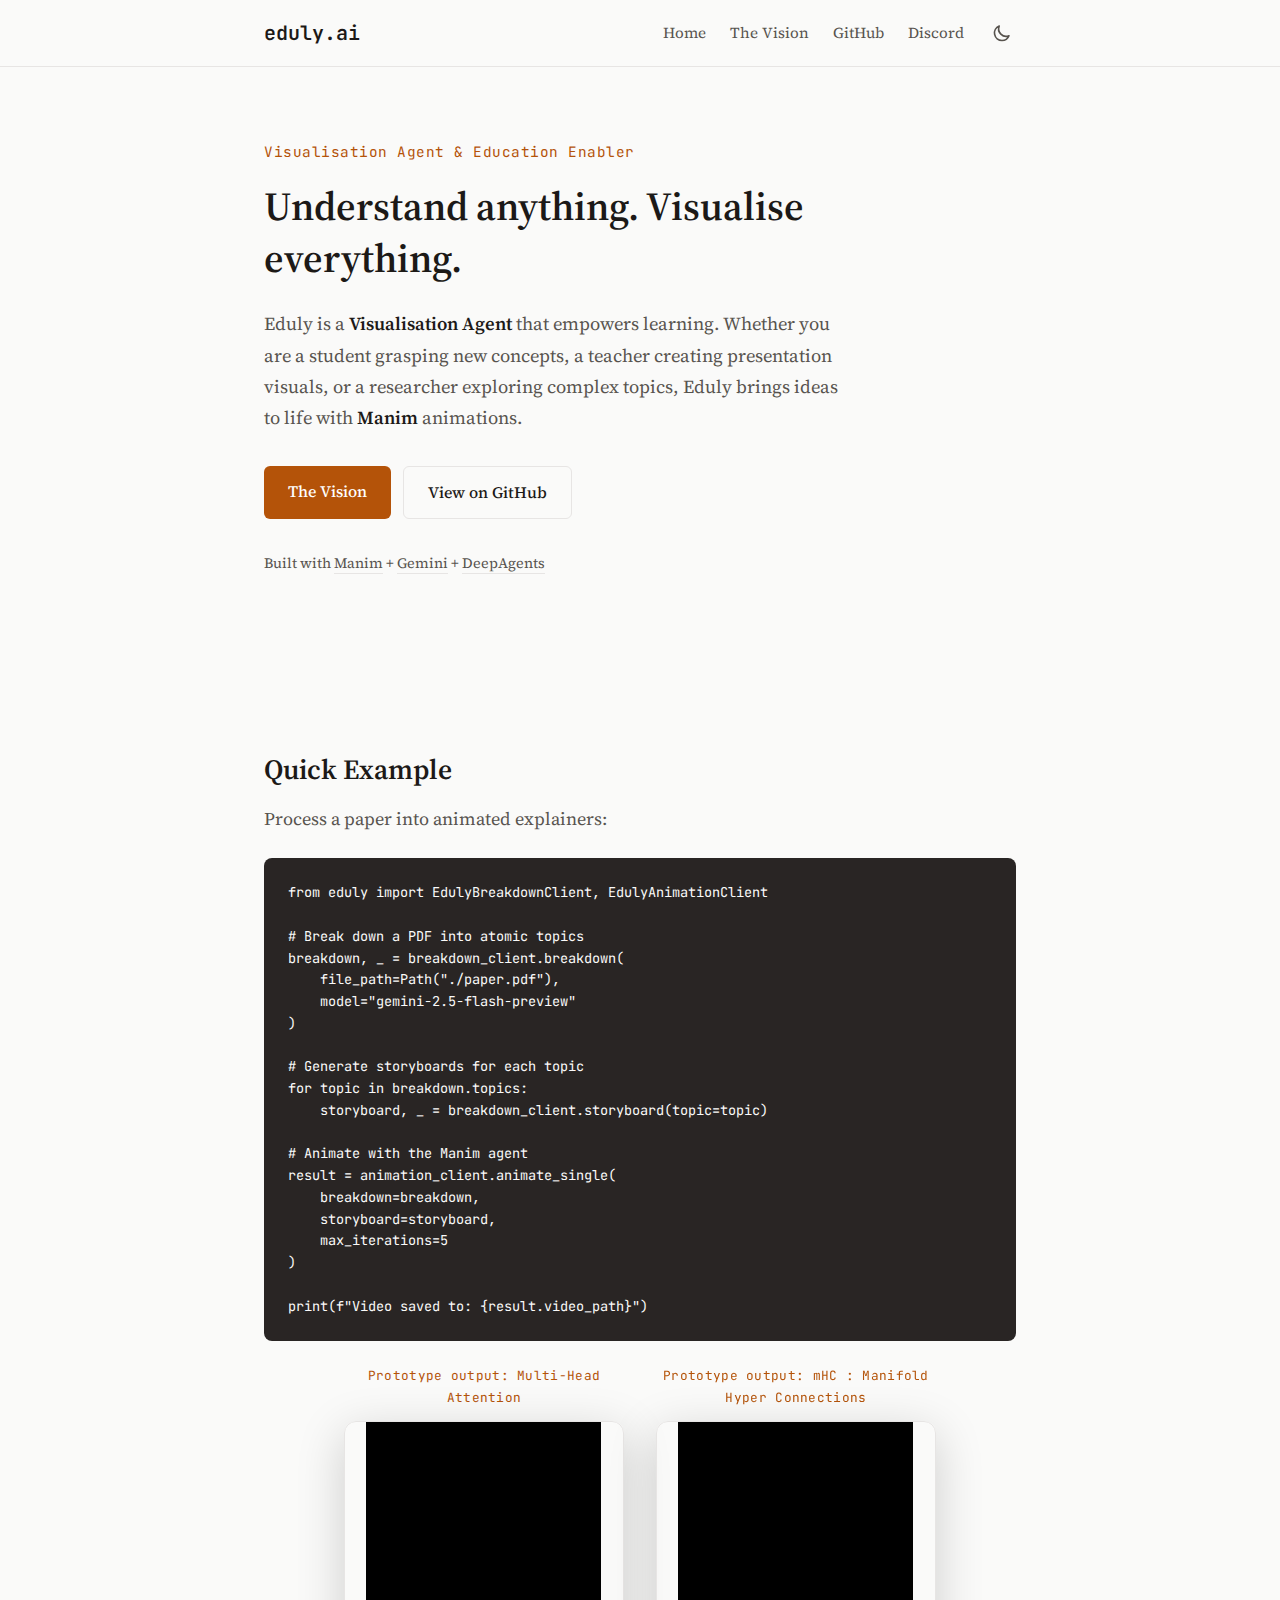
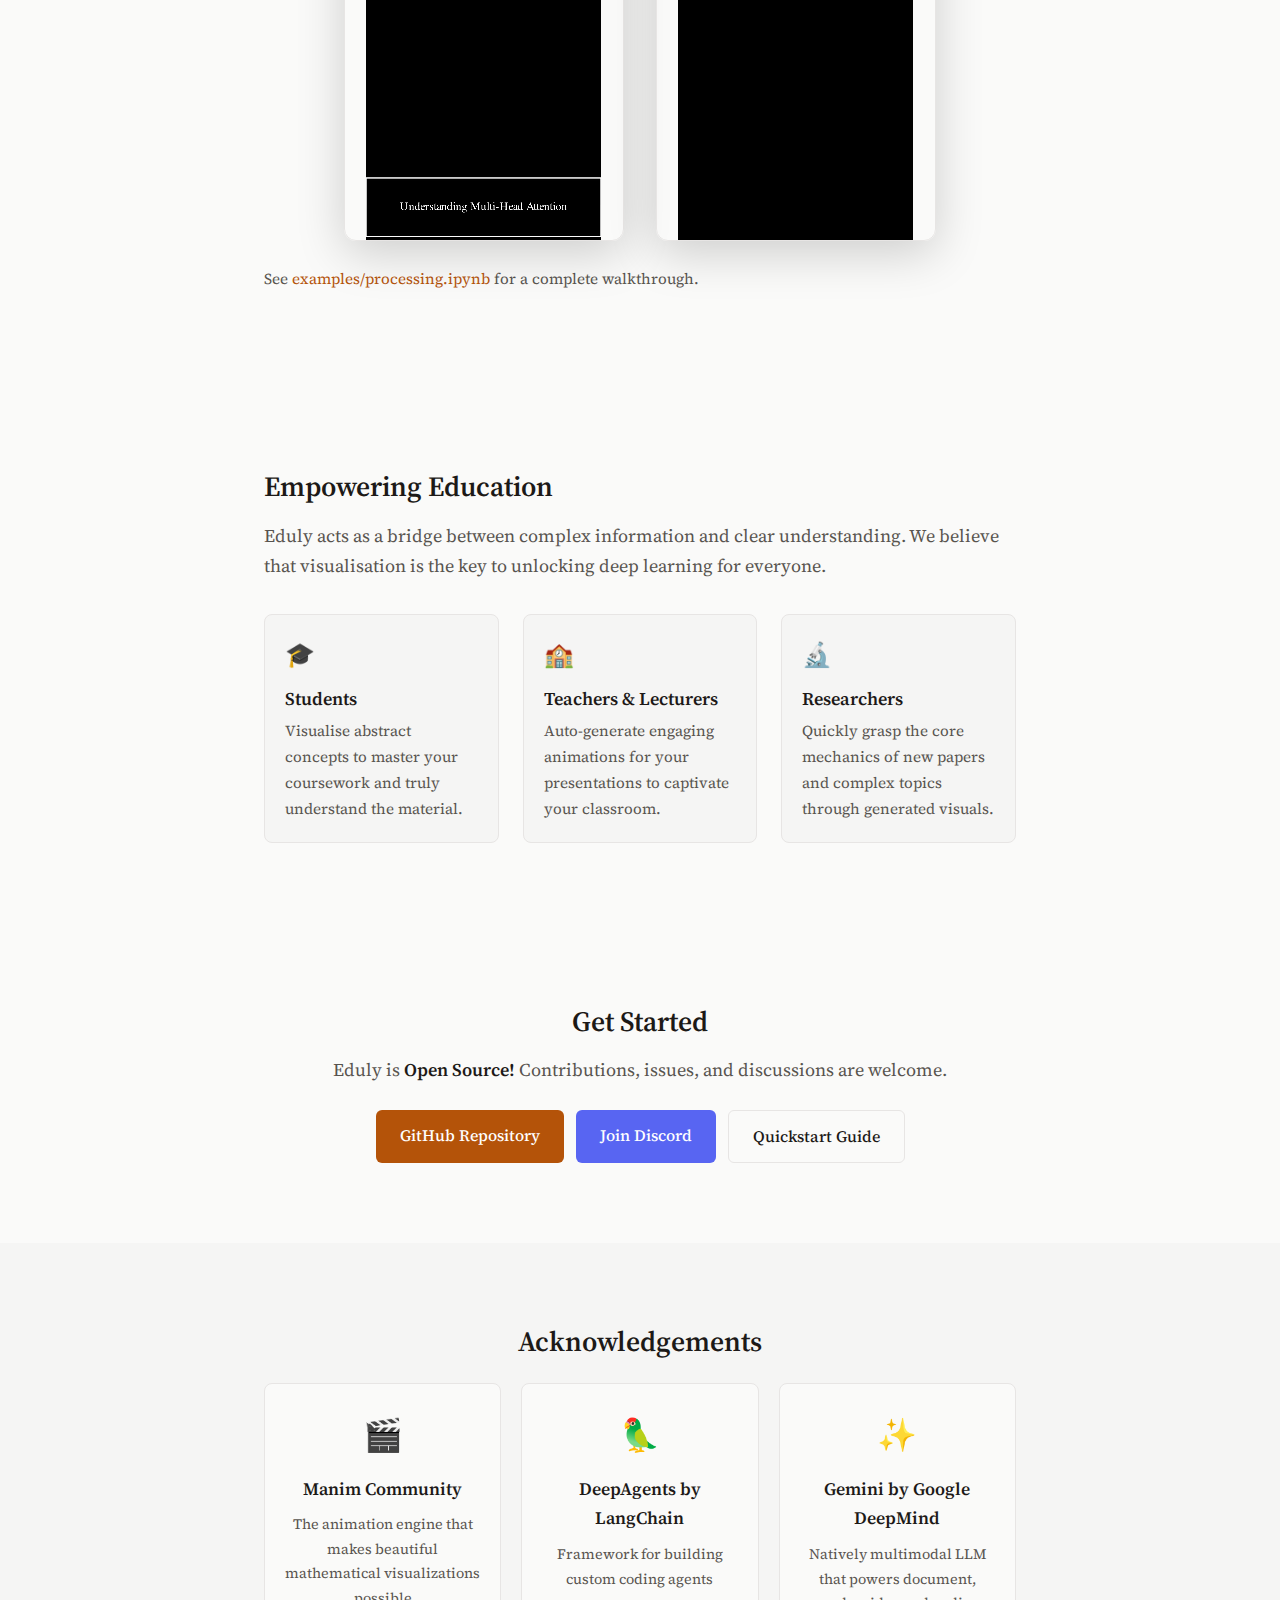
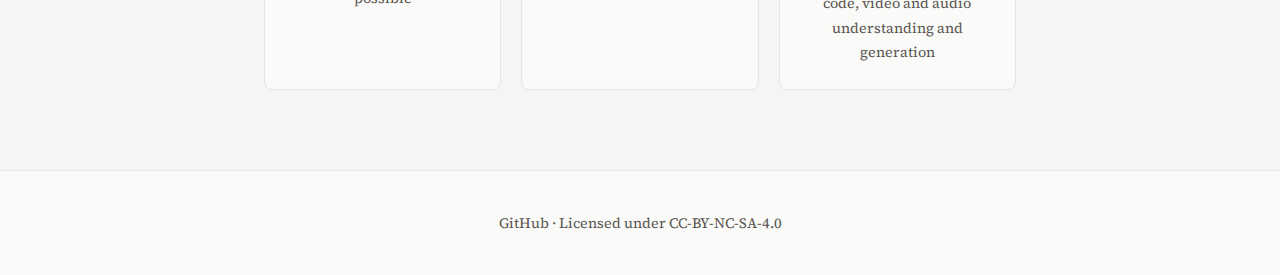
<file: index.html>
<!DOCTYPE html>
<html lang="en">
<head>
  <meta charset="UTF-8">
  <meta name="viewport" content="width=device-width, initial-scale=1.0">
  <meta name="description" content="Eduly - Your personal visualisation agent. An education enabler for students, teachers, and researchers to visualise complex concepts instantly.">
  <meta property="og:title" content="Eduly - The Education Enabler">
  <meta property="og:description" content="A visualisation agent that transforms concepts into animated educational videos.">
  <meta property="og:type" content="website">
  <meta property="og:url" content="https://landing.eduly.ai">
  <title>eduly.ai</title>
  <link rel="icon" type="image/svg+xml" href="assets/favicon.svg">
  <link rel="stylesheet" href="css/styles.css">
</head>
<body>
  <!-- Navigation -->
  <nav class="nav">
    <div class="nav-container">
      <a href="https://landing.eduly.ai" class="nav-logo">
        eduly.ai
      </a>
      <div class="nav-links-simple">
        <a href="https://landing.eduly.ai">Home</a>
        <a href="vision.html">The Vision</a>
        <a href="https://github.com/eduly-ai/eduly" target="_blank" rel="noopener">GitHub</a>
        <a href="https://discord.gg/C5qT4JmSgZ" target="_blank" rel="noopener">Discord</a>
        <button class="theme-toggle" aria-label="Toggle theme">
          <svg class="sun-icon" xmlns="http://www.w3.org/2000/svg" fill="none" viewBox="0 0 24 24" stroke="currentColor">
            <path stroke-linecap="round" stroke-linejoin="round" stroke-width="2" d="M12 3v1m0 16v1m9-9h-1M4 12H3m15.364 6.364l-.707-.707M6.343 6.343l-.707-.707m12.728 0l-.707.707M6.343 17.657l-.707.707M16 12a4 4 0 11-8 0 4 4 0 018 0z" />
          </svg>
          <svg class="moon-icon" xmlns="http://www.w3.org/2000/svg" fill="none" viewBox="0 0 24 24" stroke="currentColor">
            <path stroke-linecap="round" stroke-linejoin="round" stroke-width="2" d="M20.354 15.354A9 9 0 018.646 3.646 9.003 9.003 0 0012 21a9.003 9.003 0 008.354-5.646z" />
          </svg>
        </button>
      </div>
    </div>
  </nav>

  <!-- Hero -->
  <section class="hero-simple">
    <div class="container">
      <p class="tagline">Visualisation Agent & Education Enabler</p>
      <h1>Understand anything. Visualise everything.</h1>
      <p class="hero-desc">
        Eduly is a <strong>Visualisation Agent</strong> that empowers learning. Whether you are a 
        student grasping new concepts, a teacher creating presentation visuals, or a researcher 
        exploring complex topics, Eduly brings ideas to life with <strong>Manim</strong> animations.
      </p>
      <div class="hero-links">
        <a href="vision.html" class="btn btn-vision">
          The Vision
        </a>
        <a href="https://github.com/eduly-ai/eduly" class="btn btn-secondary" target="_blank" rel="noopener">
          View on GitHub
        </a>
      </div>
      <p class="built-with">
        Built with <a href="https://docs.manim.community/en/stable/index.html" target="_blank" rel="noopener">Manim</a> + 
        <a href="https://deepmind.google/models/gemini/" target="_blank" rel="noopener">Gemini</a> + 
        <a href="https://github.com/langchain-ai/deepagents" target="_blank" rel="noopener">DeepAgents</a>
      </p>
    </div>
  </section>

  <!-- Quick Example -->
  <section class="section" id="example">
    <div class="container">
      <h2>Quick Example</h2>
      <p>Process a paper into animated explainers:</p>
      <pre><code>from eduly import EdulyBreakdownClient, EdulyAnimationClient

# Break down a PDF into atomic topics
breakdown, _ = breakdown_client.breakdown(
    file_path=Path("./paper.pdf"),
    model="gemini-2.5-flash-preview"
)

# Generate storyboards for each topic
for topic in breakdown.topics:
    storyboard, _ = breakdown_client.storyboard(topic=topic)

# Animate with the Manim agent
result = animation_client.animate_single(
    breakdown=breakdown,
    storyboard=storyboard,
    max_iterations=5
)

print(f"Video saved to: {result.video_path}")</code></pre>

      <!-- Video Carousel -->
      <div class="video-carousel" id="demos">
        <div class="carousel-track">
          <div class="carousel-slide active">
            <p class="demo-video-label">Prototype output: Multi-Head Attention</p>
            <video class="demo-video" autoplay loop muted playsinline>
              <source src="assets/media/MultiHeadAttentionScene_3.mp4" type="video/mp4">
              Your browser does not support the video tag.
            </video>
          </div>
          <div class="carousel-slide">
            <p class="demo-video-label">Prototype output: mHC : Manifold Hyper Connections</p>
            <video class="demo-video" autoplay loop muted playsinline>
              <source src="assets/media/deepseek_mhc_animation_0.mp4" type="video/mp4">
              Your browser does not support the video tag.
            </video>
          </div>
        </div>
        <div class="carousel-nav">
          <button class="carousel-btn active" data-slide="0" aria-label="Show video 1"></button>
          <button class="carousel-btn" data-slide="1" aria-label="Show video 2"></button>
        </div>
      </div>

      <p class="example-note">
        See <a href="https://github.com/eduly-ai/eduly/blob/main/examples/processing.ipynb" target="_blank" rel="noopener">examples/processing.ipynb</a> 
        for a complete walkthrough.
      </p>
    </div>
  </section>

  <!-- Who is Eduly for? -->
  <section class="section" id="problem">
    <div class="container">
      <h2>Empowering Education</h2>
      <p>
        Eduly acts as a bridge between complex information and clear understanding.
        We believe that visualisation is the key to unlocking deep learning for everyone.
      </p>
      <div class="problem-grid">
        <div class="problem-item">
          <span class="problem-icon">🎓</span>
          <strong>Students</strong>
          <p>Visualise abstract concepts to master your coursework and truly understand the material.</p>
        </div>
        <div class="problem-item">
          <span class="problem-icon">🏫</span>
          <strong>Teachers & Lecturers</strong>
          <p>Auto-generate engaging animations for your presentations to captivate your classroom.</p>
        </div>
        <div class="problem-item">
          <span class="problem-icon">🔬</span>
          <strong>Researchers</strong>
          <p>Quickly grasp the core mechanics of new papers and complex topics through generated visuals.</p>
        </div>
      </div>
    </div>
  </section>

  <!-- Get Started -->
  <section class="section" id="get-started">
    <div class="container center">
      <h2>Get Started</h2>
      <p>
        Eduly is <strong>Open Source!</strong>
        Contributions, issues, and discussions are welcome.
      </p>
      <div class="get-started-links">
        <a href="https://github.com/eduly-ai/eduly" class="btn btn-primary" target="_blank" rel="noopener">
          GitHub Repository
        </a>
        <a href="https://discord.gg/C5qT4JmSgZ" class="btn btn-discord" target="_blank" rel="noopener">
          Join Discord
        </a>
        <a href="https://github.com/eduly-ai/eduly#quickstart" class="btn btn-secondary" target="_blank" rel="noopener">
          Quickstart Guide
        </a>
      </div>
    </div>
  </section>

  <!-- Acknowledgements -->
  <section class="section section-alt" id="acknowledgements">
    <div class="container center">
      <h2>Acknowledgements</h2>
      <div class="acknowledgements-grid">
        <a href="https://docs.manim.community/en/stable/index.html" target="_blank" rel="noopener" class="ack-item">
          <span class="ack-icon">🎬</span>
          <strong>Manim Community</strong>
          <p>The animation engine that makes beautiful mathematical visualizations possible</p>
        </a>
        <a href="https://www.langchain.com/" target="_blank" rel="noopener" class="ack-item">
          <span class="ack-icon">🦜</span>
          <strong>DeepAgents by LangChain</strong>
          <p>Framework for building custom coding agents</p>
        </a>
        <a href="https://deepmind.google/models/gemini/" target="_blank" rel="noopener" class="ack-item">
          <span class="ack-icon">✨</span>
          <strong>Gemini by Google DeepMind</strong>
          <p>Natively multimodal LLM that powers document, code, video and audio understanding and generation</p>
        </a>
      </div>
    </div>
  </section>

  <!-- Footer -->
  <footer class="footer-simple">
    <div class="container">
      <p>
        <a href="https://github.com/eduly-ai/eduly" target="_blank" rel="noopener">GitHub</a>
        · Licensed under CC-BY-NC-SA-4.0
      </p>
    </div>
  </footer>

  <script src="js/main.js"></script>
</body>
</html>
</file>
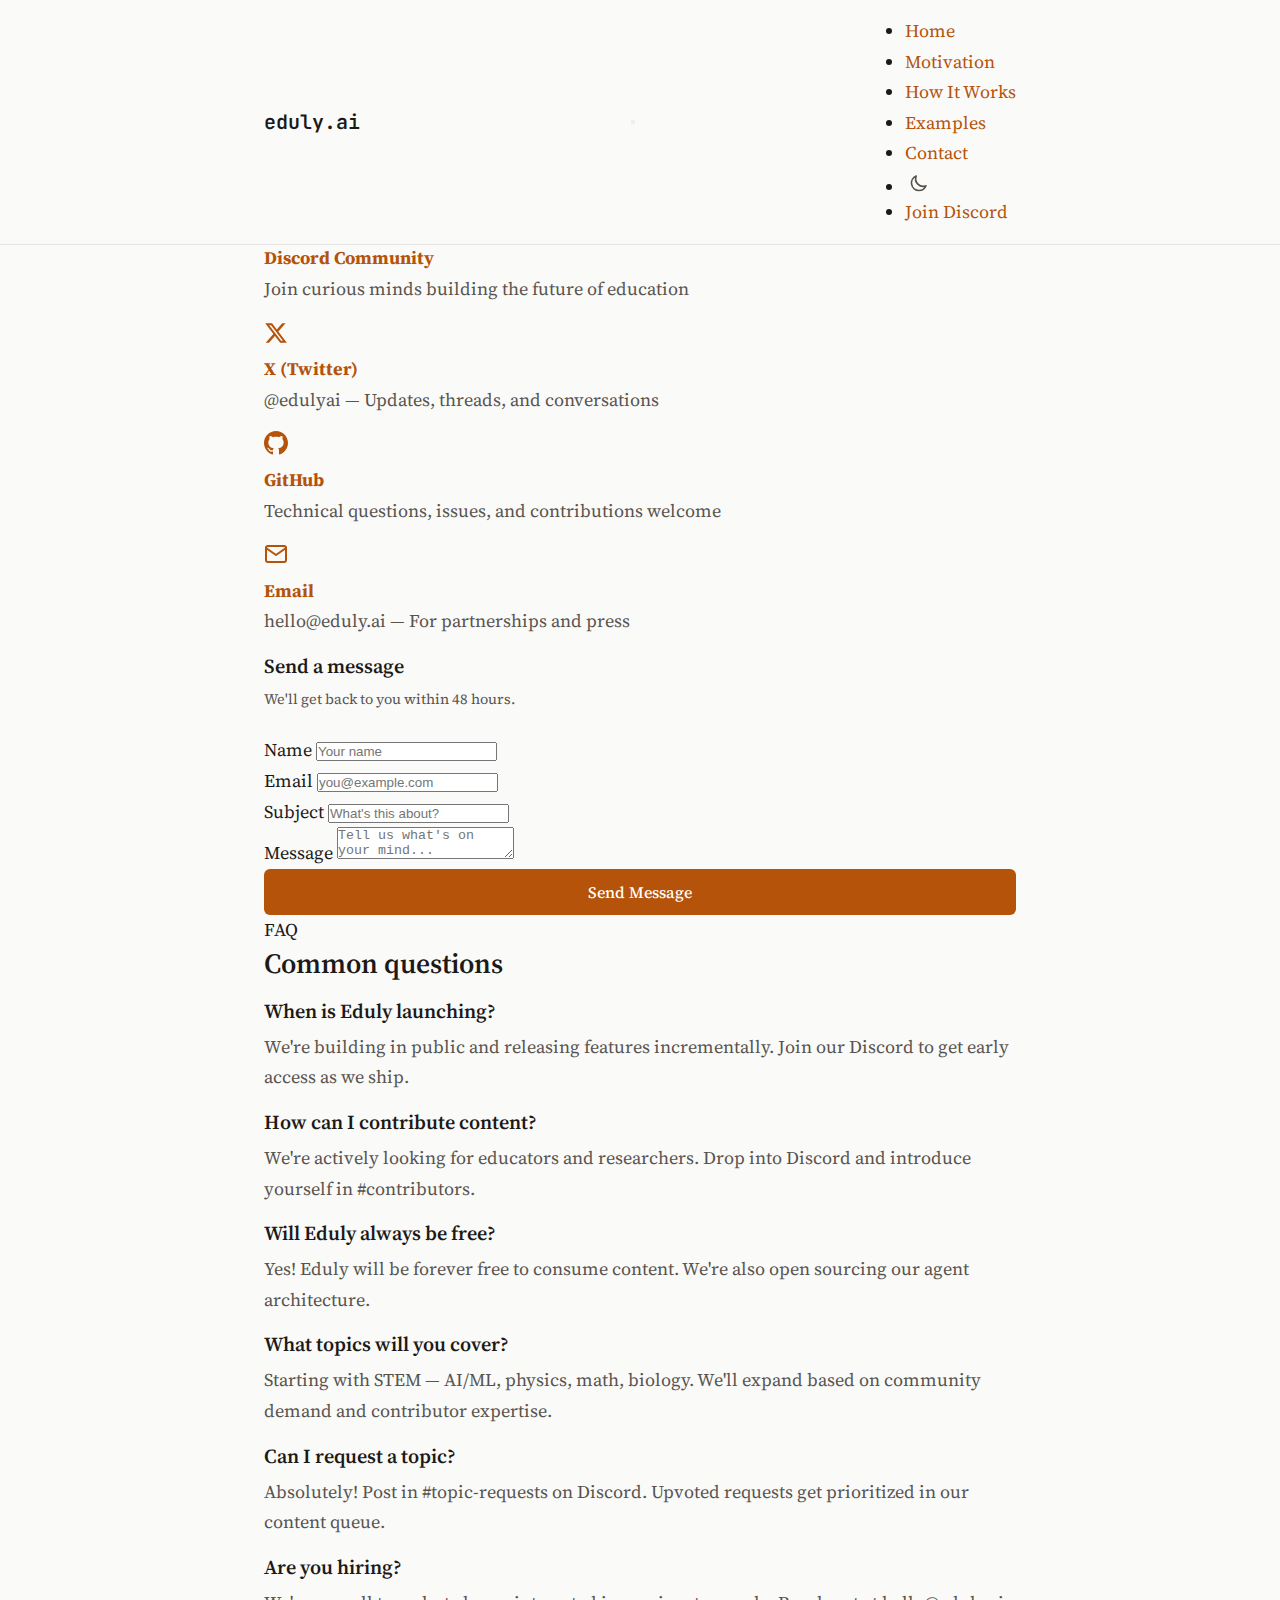
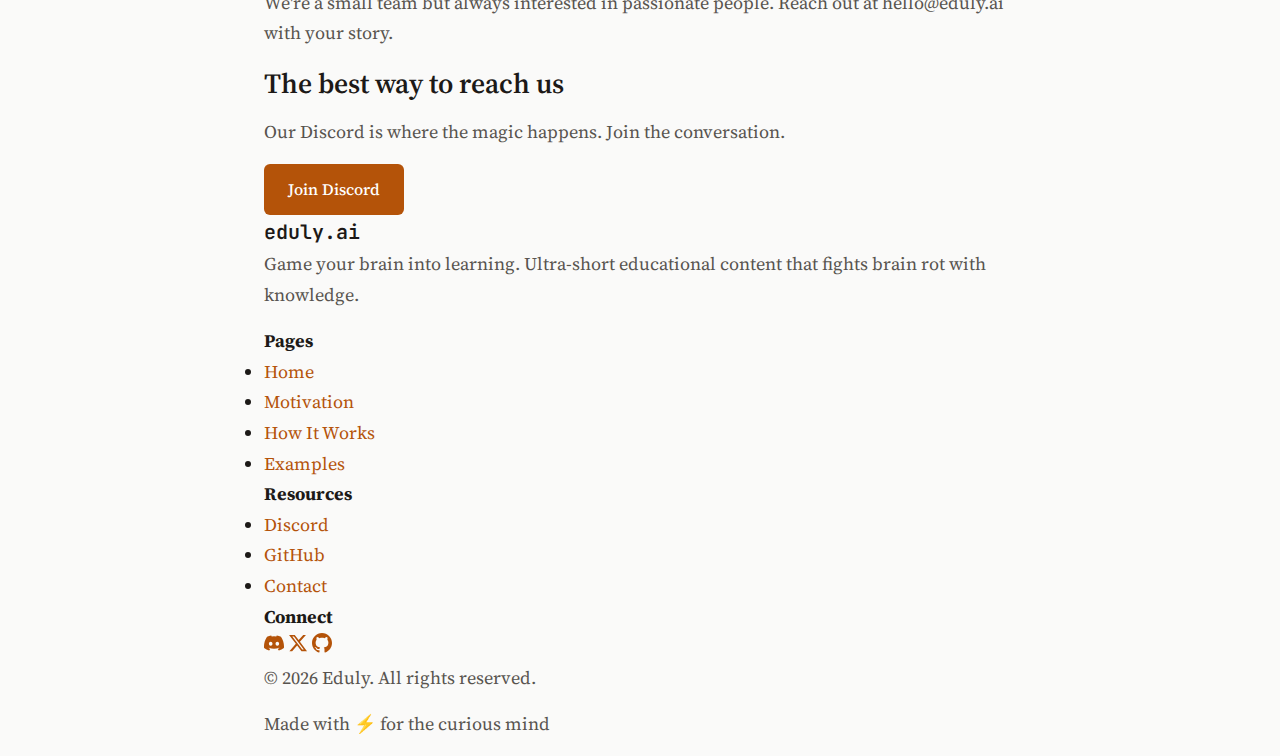
<file: contact.html>
<!DOCTYPE html>
<html lang="en">
<head>
  <meta charset="UTF-8">
  <meta name="viewport" content="width=device-width, initial-scale=1.0">
  <meta name="description" content="Get in touch with Eduly - Join our Discord, follow us on social media, or reach out directly.">
  <title>Contact - Eduly</title>
  <link rel="icon" type="image/svg+xml" href="assets/favicon.svg">
  <link rel="stylesheet" href="css/styles.css">
</head>
<body>
  <!-- Navigation -->
  <nav class="nav">
    <div class="nav-container">
      <a href="index.html" class="nav-logo">
        eduly<span>.ai</span>
      </a>
      
      <button class="nav-toggle" aria-label="Toggle menu">
        <span></span>
        <span></span>
        <span></span>
      </button>
      
      <div class="nav-menu">
        <ul class="nav-links">
          <li><a href="index.html" class="nav-link">Home</a></li>
          <li><a href="motivation.html" class="nav-link">Motivation</a></li>
          <li><a href="technical.html" class="nav-link">How It Works</a></li>
          <li><a href="examples.html" class="nav-link">Examples</a></li>
          <li><a href="contact.html" class="nav-link active">Contact</a></li>
          <li>
            <button class="theme-toggle" aria-label="Toggle theme">
              <svg class="sun-icon" xmlns="http://www.w3.org/2000/svg" fill="none" viewBox="0 0 24 24" stroke="currentColor">
                <path stroke-linecap="round" stroke-linejoin="round" stroke-width="2" d="M12 3v1m0 16v1m9-9h-1M4 12H3m15.364 6.364l-.707-.707M6.343 6.343l-.707-.707m12.728 0l-.707.707M6.343 17.657l-.707.707M16 12a4 4 0 11-8 0 4 4 0 018 0z" />
              </svg>
              <svg class="moon-icon" xmlns="http://www.w3.org/2000/svg" fill="none" viewBox="0 0 24 24" stroke="currentColor">
                <path stroke-linecap="round" stroke-linejoin="round" stroke-width="2" d="M20.354 15.354A9 9 0 018.646 3.646 9.003 9.003 0 0012 21a9.003 9.003 0 008.354-5.646z" />
              </svg>
            </button>
          </li>
          <li><a href="https://discord.gg/eduly" class="nav-cta" target="_blank" rel="noopener">Join Discord</a></li>
        </ul>
      </div>
    </div>
  </nav>

  <!-- Page Header -->
  <header class="page-header">
    <div class="container">
      <div class="page-header-content fade-in">
        <h1 class="page-title">Get In Touch</h1>
        <p class="page-subtitle">
          Have questions, ideas, or want to contribute? We'd love to hear from you.
        </p>
      </div>
    </div>
  </header>

  <!-- Contact Methods -->
  <section class="content-section">
    <div class="container">
      <div class="contact-grid">
        <div class="contact-info fade-in">
          <h3>Let's connect</h3>
          <p>
            Whether you're interested in contributing content, exploring partnerships, or just want to chat about the future of education — reach out.
          </p>
          
          <a href="https://discord.gg/eduly" class="contact-method" target="_blank" rel="noopener">
            <div class="contact-method-icon">
              <svg width="24" height="24" viewBox="0 0 24 24" fill="currentColor">
                <path d="M20.317 4.37a19.791 19.791 0 0 0-4.885-1.515.074.074 0 0 0-.079.037c-.21.375-.444.864-.608 1.25a18.27 18.27 0 0 0-5.487 0 12.64 12.64 0 0 0-.617-1.25.077.077 0 0 0-.079-.037A19.736 19.736 0 0 0 3.677 4.37a.07.07 0 0 0-.032.027C.533 9.046-.32 13.58.099 18.057a.082.082 0 0 0 .031.057 19.9 19.9 0 0 0 5.993 3.03.078.078 0 0 0 .084-.028 14.09 14.09 0 0 0 1.226-1.994.076.076 0 0 0-.041-.106 13.107 13.107 0 0 1-1.872-.892.077.077 0 0 1-.008-.128 10.2 10.2 0 0 0 .372-.292.074.074 0 0 1 .077-.01c3.928 1.793 8.18 1.793 12.062 0a.074.074 0 0 1 .078.01c.12.098.246.198.373.292a.077.077 0 0 1-.006.127 12.299 12.299 0 0 1-1.873.892.077.077 0 0 0-.041.107c.36.698.772 1.362 1.225 1.993a.076.076 0 0 0 .084.028 19.839 19.839 0 0 0 6.002-3.03.077.077 0 0 0 .032-.054c.5-5.177-.838-9.674-3.549-13.66a.061.061 0 0 0-.031-.03zM8.02 15.33c-1.183 0-2.157-1.085-2.157-2.419 0-1.333.956-2.419 2.157-2.419 1.21 0 2.176 1.096 2.157 2.42 0 1.333-.956 2.418-2.157 2.418zm7.975 0c-1.183 0-2.157-1.085-2.157-2.419 0-1.333.955-2.419 2.157-2.419 1.21 0 2.176 1.096 2.157 2.42 0 1.333-.946 2.418-2.157 2.418z"/>
              </svg>
            </div>
            <div class="contact-method-text">
              <h4>Discord Community</h4>
              <p>Join curious minds building the future of education</p>
            </div>
          </a>
          
          <a href="https://twitter.com/edulyai" class="contact-method" target="_blank" rel="noopener">
            <div class="contact-method-icon">
              <svg width="24" height="24" viewBox="0 0 24 24" fill="currentColor">
                <path d="M18.244 2.25h3.308l-7.227 8.26 8.502 11.24H16.17l-5.214-6.817L4.99 21.75H1.68l7.73-8.835L1.254 2.25H8.08l4.713 6.231zm-1.161 17.52h1.833L7.084 4.126H5.117z"/>
              </svg>
            </div>
            <div class="contact-method-text">
              <h4>X (Twitter)</h4>
              <p>@edulyai — Updates, threads, and conversations</p>
            </div>
          </a>
          
          <a href="https://github.com/eduly-ai/eduly" class="contact-method" target="_blank" rel="noopener">
            <div class="contact-method-icon">
              <svg width="24" height="24" viewBox="0 0 24 24" fill="currentColor">
                <path d="M12 0c-6.626 0-12 5.373-12 12 0 5.302 3.438 9.8 8.207 11.387.599.111.793-.261.793-.577v-2.234c-3.338.726-4.033-1.416-4.033-1.416-.546-1.387-1.333-1.756-1.333-1.756-1.089-.745.083-.729.083-.729 1.205.084 1.839 1.237 1.839 1.237 1.07 1.834 2.807 1.304 3.492.997.107-.775.418-1.305.762-1.604-2.665-.305-5.467-1.334-5.467-5.931 0-1.311.469-2.381 1.236-3.221-.124-.303-.535-1.524.117-3.176 0 0 1.008-.322 3.301 1.23.957-.266 1.983-.399 3.003-.404 1.02.005 2.047.138 3.006.404 2.291-1.552 3.297-1.23 3.297-1.23.653 1.653.242 2.874.118 3.176.77.84 1.235 1.911 1.235 3.221 0 4.609-2.807 5.624-5.479 5.921.43.372.823 1.102.823 2.222v3.293c0 .319.192.694.801.576 4.765-1.589 8.199-6.086 8.199-11.386 0-6.627-5.373-12-12-12z"/>
              </svg>
            </div>
            <div class="contact-method-text">
              <h4>GitHub</h4>
              <p>Technical questions, issues, and contributions welcome</p>
            </div>
          </a>
          
          <a href="mailto:hello@eduly.ai" class="contact-method">
            <div class="contact-method-icon">
              <svg width="24" height="24" viewBox="0 0 24 24" fill="none" stroke="currentColor" stroke-width="2" stroke-linecap="round" stroke-linejoin="round">
                <path d="M4 4h16c1.1 0 2 .9 2 2v12c0 1.1-.9 2-2 2H4c-1.1 0-2-.9-2-2V6c0-1.1.9-2 2-2z"/>
                <polyline points="22,6 12,13 2,6"/>
              </svg>
            </div>
            <div class="contact-method-text">
              <h4>Email</h4>
              <p>hello@eduly.ai — For partnerships and press</p>
            </div>
          </a>
        </div>
        
        <div class="contact-form-wrapper fade-in">
          <h3 style="margin-bottom: 8px;">Send a message</h3>
          <p style="margin-bottom: 24px; font-size: 0.9rem;">We'll get back to you within 48 hours.</p>
          
          <form action="https://formspree.io/f/your-form-id" method="POST">
            <div class="form-group">
              <label for="name">Name</label>
              <input type="text" id="name" name="name" required placeholder="Your name">
            </div>
            
            <div class="form-group">
              <label for="email">Email</label>
              <input type="email" id="email" name="email" required placeholder="you@example.com">
            </div>
            
            <div class="form-group">
              <label for="subject">Subject</label>
              <input type="text" id="subject" name="subject" required placeholder="What's this about?">
            </div>
            
            <div class="form-group">
              <label for="message">Message</label>
              <textarea id="message" name="message" required placeholder="Tell us what's on your mind..."></textarea>
            </div>
            
            <button type="submit" class="btn btn-primary" style="width: 100%;">
              Send Message
            </button>
          </form>
        </div>
      </div>
    </div>
  </section>

  <!-- FAQ Section -->
  <section class="content-section" style="background: var(--bg-secondary);">
    <div class="container">
      <div class="section-header fade-in">
        <span class="section-label">FAQ</span>
        <h2 class="section-title">Common questions</h2>
      </div>
      
      <div class="grid-2 stagger-children">
        <div class="card">
          <h3 class="card-title">When is Eduly launching?</h3>
          <p class="card-desc">
            We're building in public and releasing features incrementally. Join our Discord to get early access as we ship.
          </p>
        </div>
        <div class="card">
          <h3 class="card-title">How can I contribute content?</h3>
          <p class="card-desc">
            We're actively looking for educators and researchers. Drop into Discord and introduce yourself in #contributors.
          </p>
        </div>
        <div class="card">
          <h3 class="card-title">Will Eduly always be free?</h3>
          <p class="card-desc">
            Yes! Eduly will be forever free to consume content. We're also open sourcing our agent architecture.
          </p>
        </div>
        <div class="card">
          <h3 class="card-title">What topics will you cover?</h3>
          <p class="card-desc">
            Starting with STEM — AI/ML, physics, math, biology. We'll expand based on community demand and contributor expertise.
          </p>
        </div>
        <div class="card">
          <h3 class="card-title">Can I request a topic?</h3>
          <p class="card-desc">
            Absolutely! Post in #topic-requests on Discord. Upvoted requests get prioritized in our content queue.
          </p>
        </div>
        <div class="card">
          <h3 class="card-title">Are you hiring?</h3>
          <p class="card-desc">
            We're a small team but always interested in passionate people. Reach out at hello@eduly.ai with your story.
          </p>
        </div>
      </div>
    </div>
  </section>

  <!-- CTA Section -->
  <section class="cta-section">
    <div class="container">
      <div class="fade-in">
        <h2 class="cta-title">The best way to reach us</h2>
        <p class="cta-desc">
          Our Discord is where the magic happens. Join the conversation.
        </p>
        <a href="https://discord.gg/eduly" class="btn btn-primary" target="_blank" rel="noopener">
          Join Discord
        </a>
      </div>
    </div>
  </section>

  <!-- Footer -->
  <footer class="footer">
    <div class="container">
      <div class="footer-grid">
        <div class="footer-brand">
          <a href="index.html" class="nav-logo">
            eduly<span>.ai</span>
          </a>
          <p>Game your brain into learning. Ultra-short educational content that fights brain rot with knowledge.</p>
        </div>
        
        <div class="footer-col">
          <h4 class="footer-title">Pages</h4>
          <ul class="footer-links">
            <li><a href="index.html">Home</a></li>
            <li><a href="motivation.html">Motivation</a></li>
            <li><a href="technical.html">How It Works</a></li>
            <li><a href="examples.html">Examples</a></li>
          </ul>
        </div>
        
        <div class="footer-col">
          <h4 class="footer-title">Resources</h4>
          <ul class="footer-links">
            <li><a href="https://discord.gg/eduly" target="_blank" rel="noopener">Discord</a></li>
            <li><a href="https://github.com/eduly-ai/eduly" target="_blank" rel="noopener">GitHub</a></li>
            <li><a href="contact.html">Contact</a></li>
          </ul>
        </div>
        
        <div class="footer-col">
          <h4 class="footer-title">Connect</h4>
          <div class="footer-socials">
            <a href="https://discord.gg/eduly" target="_blank" rel="noopener" aria-label="Discord">
              <svg width="20" height="20" viewBox="0 0 24 24" fill="currentColor">
                <path d="M20.317 4.37a19.791 19.791 0 0 0-4.885-1.515.074.074 0 0 0-.079.037c-.21.375-.444.864-.608 1.25a18.27 18.27 0 0 0-5.487 0 12.64 12.64 0 0 0-.617-1.25.077.077 0 0 0-.079-.037A19.736 19.736 0 0 0 3.677 4.37a.07.07 0 0 0-.032.027C.533 9.046-.32 13.58.099 18.057a.082.082 0 0 0 .031.057 19.9 19.9 0 0 0 5.993 3.03.078.078 0 0 0 .084-.028 14.09 14.09 0 0 0 1.226-1.994.076.076 0 0 0-.041-.106 13.107 13.107 0 0 1-1.872-.892.077.077 0 0 1-.008-.128 10.2 10.2 0 0 0 .372-.292.074.074 0 0 1 .077-.01c3.928 1.793 8.18 1.793 12.062 0a.074.074 0 0 1 .078.01c.12.098.246.198.373.292a.077.077 0 0 1-.006.127 12.299 12.299 0 0 1-1.873.892.077.077 0 0 0-.041.107c.36.698.772 1.362 1.225 1.993a.076.076 0 0 0 .084.028 19.839 19.839 0 0 0 6.002-3.03.077.077 0 0 0 .032-.054c.5-5.177-.838-9.674-3.549-13.66a.061.061 0 0 0-.031-.03zM8.02 15.33c-1.183 0-2.157-1.085-2.157-2.419 0-1.333.956-2.419 2.157-2.419 1.21 0 2.176 1.096 2.157 2.42 0 1.333-.956 2.418-2.157 2.418zm7.975 0c-1.183 0-2.157-1.085-2.157-2.419 0-1.333.955-2.419 2.157-2.419 1.21 0 2.176 1.096 2.157 2.42 0 1.333-.946 2.418-2.157 2.418z"/>
              </svg>
            </a>
            <a href="https://twitter.com/edulyai" target="_blank" rel="noopener" aria-label="Twitter">
              <svg width="20" height="20" viewBox="0 0 24 24" fill="currentColor">
                <path d="M18.244 2.25h3.308l-7.227 8.26 8.502 11.24H16.17l-5.214-6.817L4.99 21.75H1.68l7.73-8.835L1.254 2.25H8.08l4.713 6.231zm-1.161 17.52h1.833L7.084 4.126H5.117z"/>
              </svg>
            </a>
            <a href="https://github.com/eduly-ai/eduly" target="_blank" rel="noopener" aria-label="GitHub">
              <svg width="20" height="20" viewBox="0 0 24 24" fill="currentColor">
                <path d="M12 0c-6.626 0-12 5.373-12 12 0 5.302 3.438 9.8 8.207 11.387.599.111.793-.261.793-.577v-2.234c-3.338.726-4.033-1.416-4.033-1.416-.546-1.387-1.333-1.756-1.333-1.756-1.089-.745.083-.729.083-.729 1.205.084 1.839 1.237 1.839 1.237 1.07 1.834 2.807 1.304 3.492.997.107-.775.418-1.305.762-1.604-2.665-.305-5.467-1.334-5.467-5.931 0-1.311.469-2.381 1.236-3.221-.124-.303-.535-1.524.117-3.176 0 0 1.008-.322 3.301 1.23.957-.266 1.983-.399 3.003-.404 1.02.005 2.047.138 3.006.404 2.291-1.552 3.297-1.23 3.297-1.23.653 1.653.242 2.874.118 3.176.77.84 1.235 1.911 1.235 3.221 0 4.609-2.807 5.624-5.479 5.921.43.372.823 1.102.823 2.222v3.293c0 .319.192.694.801.576 4.765-1.589 8.199-6.086 8.199-11.386 0-6.627-5.373-12-12-12z"/>
              </svg>
            </a>
          </div>
        </div>
      </div>
      
      <div class="footer-bottom">
        <p>&copy; 2026 Eduly. All rights reserved.</p>
        <p>Made with ⚡ for the curious mind</p>
      </div>
    </div>
  </footer>

  <script src="js/main.js"></script>
</body>
</html>
</file>
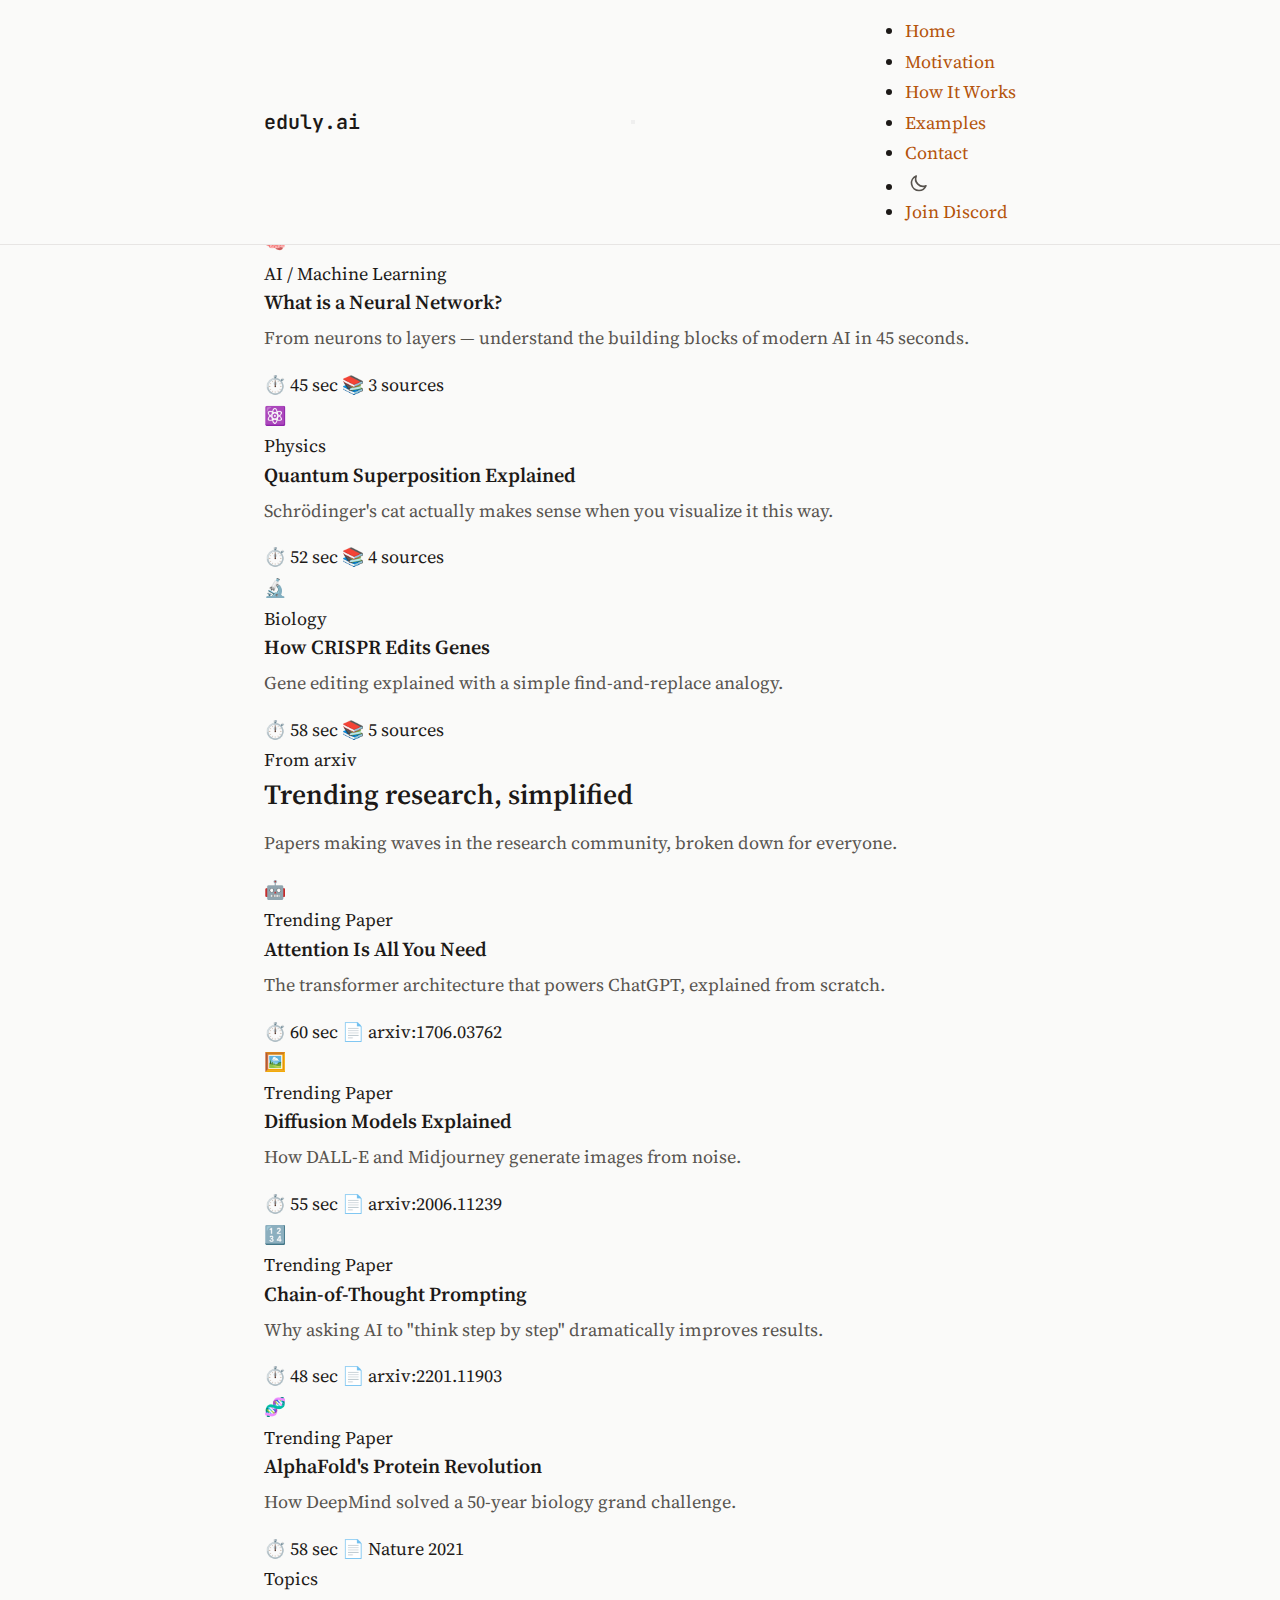
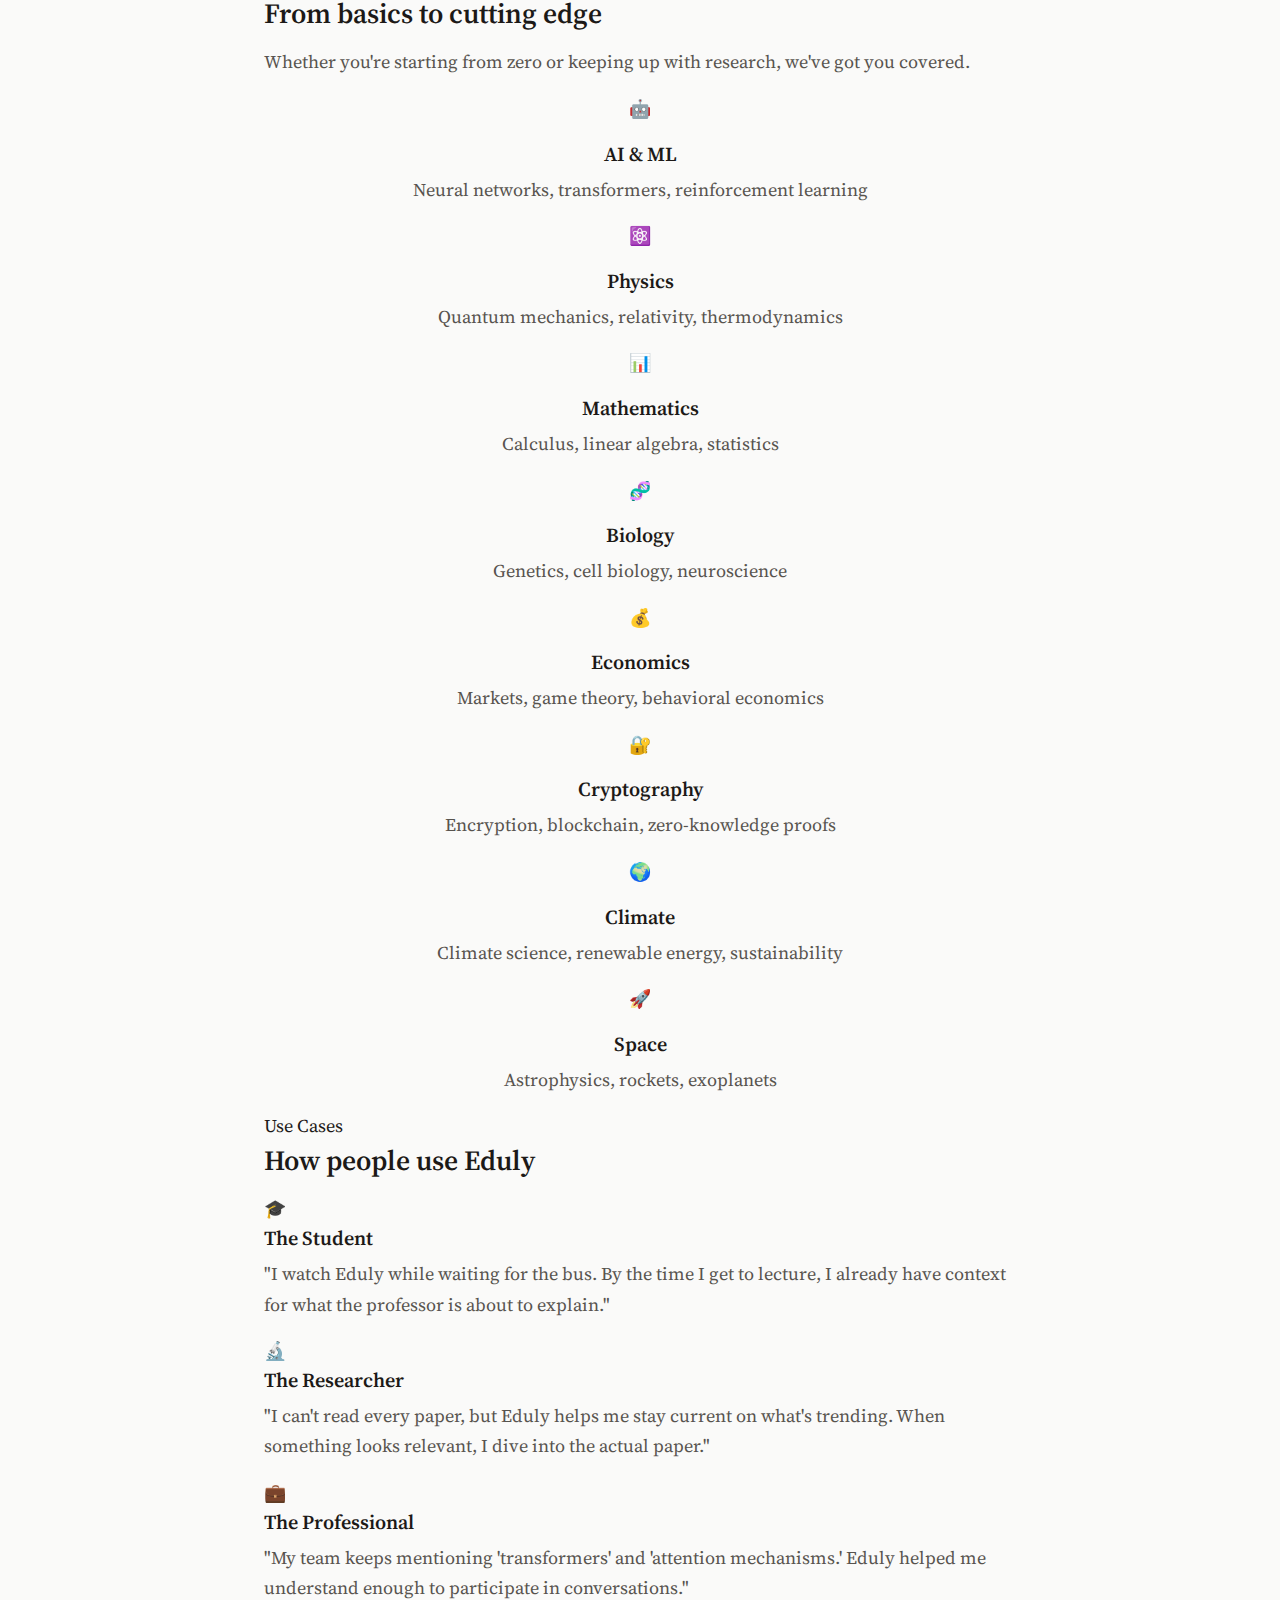
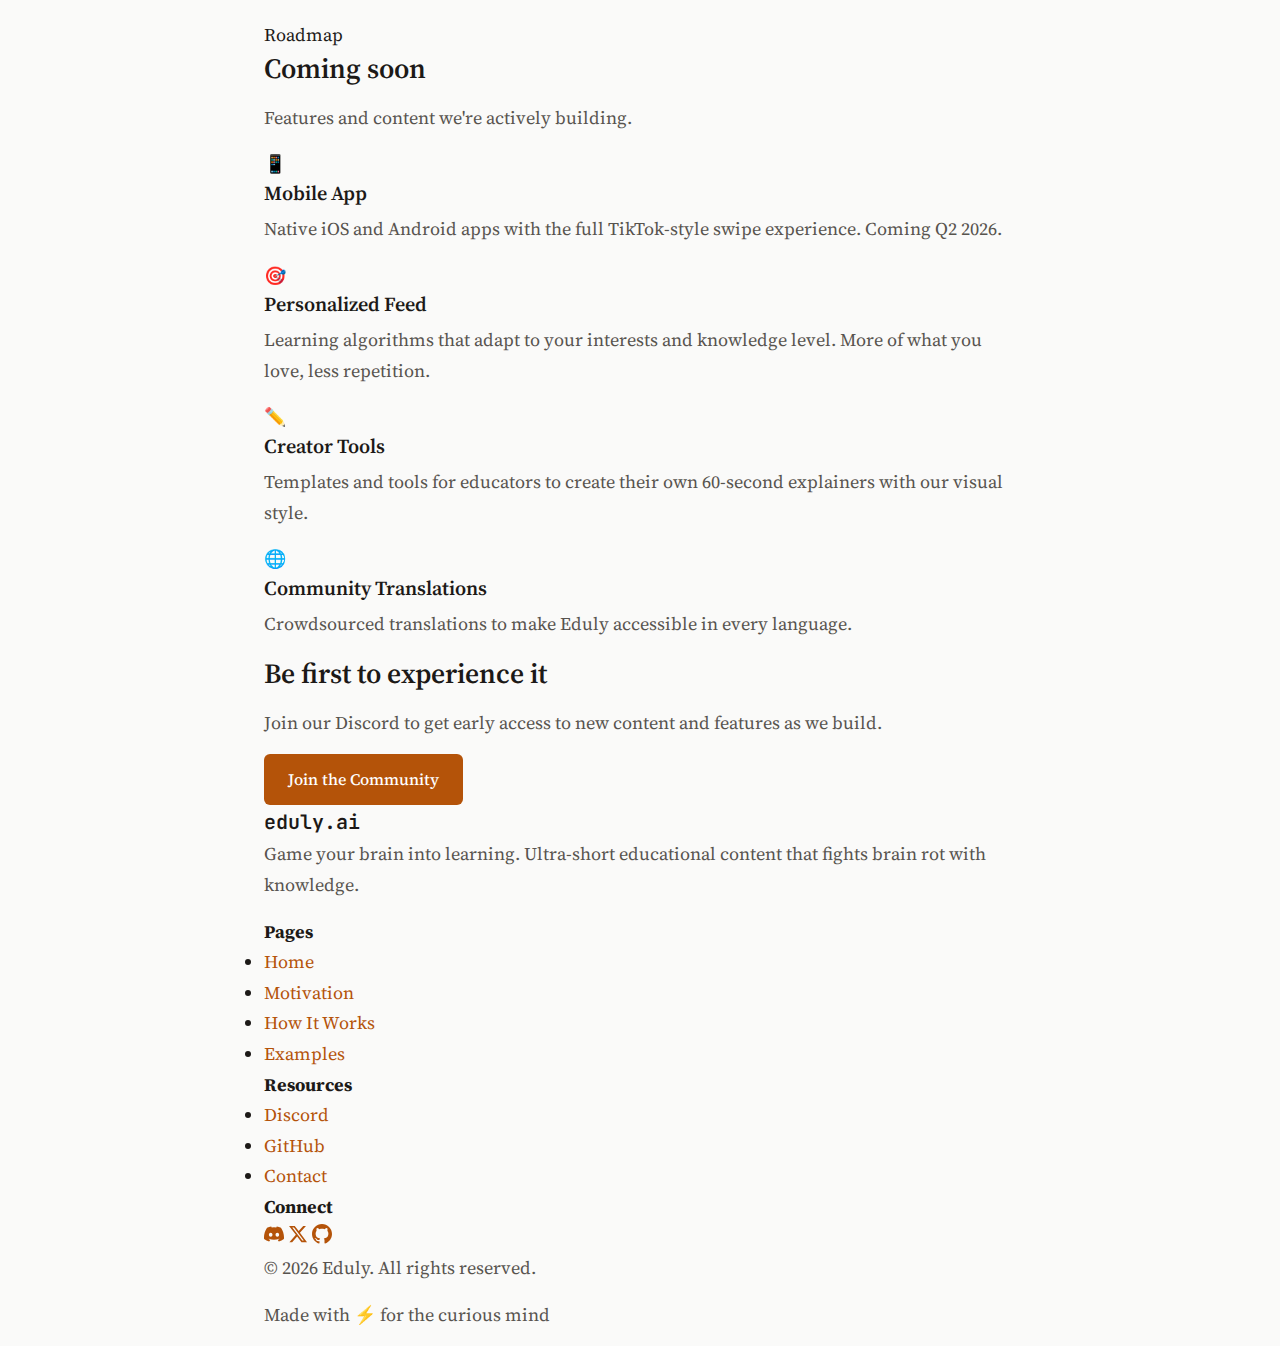
<file: examples.html>
<!DOCTYPE html>
<html lang="en">
<head>
  <meta charset="UTF-8">
  <meta name="viewport" content="width=device-width, initial-scale=1.0">
  <meta name="description" content="Example content from Eduly - See how we explain neural networks, quantum computing, and more in under 60 seconds.">
  <title>Examples - Eduly</title>
  <link rel="icon" type="image/svg+xml" href="assets/favicon.svg">
  <link rel="stylesheet" href="css/styles.css">
</head>
<body>
  <!-- Navigation -->
  <nav class="nav">
    <div class="nav-container">
      <a href="index.html" class="nav-logo">
        eduly<span>.ai</span>
      </a>
      
      <button class="nav-toggle" aria-label="Toggle menu">
        <span></span>
        <span></span>
        <span></span>
      </button>
      
      <div class="nav-menu">
        <ul class="nav-links">
          <li><a href="index.html" class="nav-link">Home</a></li>
          <li><a href="motivation.html" class="nav-link">Motivation</a></li>
          <li><a href="technical.html" class="nav-link">How It Works</a></li>
          <li><a href="examples.html" class="nav-link active">Examples</a></li>
          <li><a href="contact.html" class="nav-link">Contact</a></li>
          <li>
            <button class="theme-toggle" aria-label="Toggle theme">
              <svg class="sun-icon" xmlns="http://www.w3.org/2000/svg" fill="none" viewBox="0 0 24 24" stroke="currentColor">
                <path stroke-linecap="round" stroke-linejoin="round" stroke-width="2" d="M12 3v1m0 16v1m9-9h-1M4 12H3m15.364 6.364l-.707-.707M6.343 6.343l-.707-.707m12.728 0l-.707.707M6.343 17.657l-.707.707M16 12a4 4 0 11-8 0 4 4 0 018 0z" />
              </svg>
              <svg class="moon-icon" xmlns="http://www.w3.org/2000/svg" fill="none" viewBox="0 0 24 24" stroke="currentColor">
                <path stroke-linecap="round" stroke-linejoin="round" stroke-width="2" d="M20.354 15.354A9 9 0 018.646 3.646 9.003 9.003 0 0012 21a9.003 9.003 0 008.354-5.646z" />
              </svg>
            </button>
          </li>
          <li><a href="https://discord.gg/eduly" class="nav-cta" target="_blank" rel="noopener">Join Discord</a></li>
        </ul>
      </div>
    </div>
  </nav>

  <!-- Page Header -->
  <header class="page-header">
    <div class="container">
      <div class="page-header-content fade-in">
        <h1 class="page-title">Content Examples</h1>
        <p class="page-subtitle">
          A preview of the kind of knowledge we're packaging into 60-second explainers.
        </p>
      </div>
    </div>
  </header>

  <!-- Featured Examples -->
  <section class="content-section">
    <div class="container">
      <div class="section-header fade-in">
        <span class="section-label">Featured</span>
        <h2 class="section-title">What 60 seconds can teach</h2>
        <p class="section-desc">
          These are the kinds of videos you'll find on Eduly — complex ideas made simple.
        </p>
      </div>
      
      <div class="grid-3 stagger-children">
        <div class="example-card">
          <div class="example-preview">
            <span>🧠</span>
          </div>
          <div class="example-content">
            <span class="example-tag">AI / Machine Learning</span>
            <h3 class="example-title">What is a Neural Network?</h3>
            <p class="example-desc">From neurons to layers — understand the building blocks of modern AI in 45 seconds.</p>
            <div class="example-meta">
              <span>⏱️ 45 sec</span>
              <span>📚 3 sources</span>
            </div>
          </div>
        </div>
        
        <div class="example-card">
          <div class="example-preview">
            <span>⚛️</span>
          </div>
          <div class="example-content">
            <span class="example-tag">Physics</span>
            <h3 class="example-title">Quantum Superposition Explained</h3>
            <p class="example-desc">Schrödinger's cat actually makes sense when you visualize it this way.</p>
            <div class="example-meta">
              <span>⏱️ 52 sec</span>
              <span>📚 4 sources</span>
            </div>
          </div>
        </div>
        
        <div class="example-card">
          <div class="example-preview">
            <span>🔬</span>
          </div>
          <div class="example-content">
            <span class="example-tag">Biology</span>
            <h3 class="example-title">How CRISPR Edits Genes</h3>
            <p class="example-desc">Gene editing explained with a simple find-and-replace analogy.</p>
            <div class="example-meta">
              <span>⏱️ 58 sec</span>
              <span>📚 5 sources</span>
            </div>
          </div>
        </div>
      </div>
    </div>
  </section>

  <!-- Trending Research -->
  <section class="content-section" style="background: var(--bg-secondary);">
    <div class="container">
      <div class="section-header fade-in">
        <span class="section-label">From arxiv</span>
        <h2 class="section-title">Trending research, simplified</h2>
        <p class="section-desc">
          Papers making waves in the research community, broken down for everyone.
        </p>
      </div>
      
      <div class="grid-2 stagger-children">
        <div class="example-card">
          <div class="example-preview">
            <span>🤖</span>
          </div>
          <div class="example-content">
            <span class="example-tag">Trending Paper</span>
            <h3 class="example-title">Attention Is All You Need</h3>
            <p class="example-desc">The transformer architecture that powers ChatGPT, explained from scratch.</p>
            <div class="example-meta">
              <span>⏱️ 60 sec</span>
              <span>📄 arxiv:1706.03762</span>
            </div>
          </div>
        </div>
        
        <div class="example-card">
          <div class="example-preview">
            <span>🖼️</span>
          </div>
          <div class="example-content">
            <span class="example-tag">Trending Paper</span>
            <h3 class="example-title">Diffusion Models Explained</h3>
            <p class="example-desc">How DALL-E and Midjourney generate images from noise.</p>
            <div class="example-meta">
              <span>⏱️ 55 sec</span>
              <span>📄 arxiv:2006.11239</span>
            </div>
          </div>
        </div>
        
        <div class="example-card">
          <div class="example-preview">
            <span>🔢</span>
          </div>
          <div class="example-content">
            <span class="example-tag">Trending Paper</span>
            <h3 class="example-title">Chain-of-Thought Prompting</h3>
            <p class="example-desc">Why asking AI to "think step by step" dramatically improves results.</p>
            <div class="example-meta">
              <span>⏱️ 48 sec</span>
              <span>📄 arxiv:2201.11903</span>
            </div>
          </div>
        </div>
        
        <div class="example-card">
          <div class="example-preview">
            <span>🧬</span>
          </div>
          <div class="example-content">
            <span class="example-tag">Trending Paper</span>
            <h3 class="example-title">AlphaFold's Protein Revolution</h3>
            <p class="example-desc">How DeepMind solved a 50-year biology grand challenge.</p>
            <div class="example-meta">
              <span>⏱️ 58 sec</span>
              <span>📄 Nature 2021</span>
            </div>
          </div>
        </div>
      </div>
    </div>
  </section>

  <!-- Topics We Cover -->
  <section class="content-section">
    <div class="container">
      <div class="section-header fade-in">
        <span class="section-label">Topics</span>
        <h2 class="section-title">From basics to cutting edge</h2>
        <p class="section-desc">
          Whether you're starting from zero or keeping up with research, we've got you covered.
        </p>
      </div>
      
      <div class="grid-4 stagger-children">
        <div class="card" style="text-align: center;">
          <div class="card-icon" style="margin: 0 auto 16px;">🤖</div>
          <h3 class="card-title">AI & ML</h3>
          <p class="card-desc">Neural networks, transformers, reinforcement learning</p>
        </div>
        <div class="card" style="text-align: center;">
          <div class="card-icon" style="margin: 0 auto 16px;">⚛️</div>
          <h3 class="card-title">Physics</h3>
          <p class="card-desc">Quantum mechanics, relativity, thermodynamics</p>
        </div>
        <div class="card" style="text-align: center;">
          <div class="card-icon" style="margin: 0 auto 16px;">📊</div>
          <h3 class="card-title">Mathematics</h3>
          <p class="card-desc">Calculus, linear algebra, statistics</p>
        </div>
        <div class="card" style="text-align: center;">
          <div class="card-icon" style="margin: 0 auto 16px;">🧬</div>
          <h3 class="card-title">Biology</h3>
          <p class="card-desc">Genetics, cell biology, neuroscience</p>
        </div>
        <div class="card" style="text-align: center;">
          <div class="card-icon" style="margin: 0 auto 16px;">💰</div>
          <h3 class="card-title">Economics</h3>
          <p class="card-desc">Markets, game theory, behavioral economics</p>
        </div>
        <div class="card" style="text-align: center;">
          <div class="card-icon" style="margin: 0 auto 16px;">🔐</div>
          <h3 class="card-title">Cryptography</h3>
          <p class="card-desc">Encryption, blockchain, zero-knowledge proofs</p>
        </div>
        <div class="card" style="text-align: center;">
          <div class="card-icon" style="margin: 0 auto 16px;">🌍</div>
          <h3 class="card-title">Climate</h3>
          <p class="card-desc">Climate science, renewable energy, sustainability</p>
        </div>
        <div class="card" style="text-align: center;">
          <div class="card-icon" style="margin: 0 auto 16px;">🚀</div>
          <h3 class="card-title">Space</h3>
          <p class="card-desc">Astrophysics, rockets, exoplanets</p>
        </div>
      </div>
    </div>
  </section>

  <!-- Use Cases -->
  <section class="content-section" style="background: var(--bg-secondary);">
    <div class="container">
      <div class="section-header fade-in">
        <span class="section-label">Use Cases</span>
        <h2 class="section-title">How people use Eduly</h2>
      </div>
      
      <div class="grid-3 stagger-children">
        <div class="card">
          <div class="card-icon">🎓</div>
          <h3 class="card-title">The Student</h3>
          <p class="card-desc">
            "I watch Eduly while waiting for the bus. By the time I get to lecture, I already have context for what the professor is about to explain."
          </p>
        </div>
        <div class="card">
          <div class="card-icon">🔬</div>
          <h3 class="card-title">The Researcher</h3>
          <p class="card-desc">
            "I can't read every paper, but Eduly helps me stay current on what's trending. When something looks relevant, I dive into the actual paper."
          </p>
        </div>
        <div class="card">
          <div class="card-icon">💼</div>
          <h3 class="card-title">The Professional</h3>
          <p class="card-desc">
            "My team keeps mentioning 'transformers' and 'attention mechanisms.' Eduly helped me understand enough to participate in conversations."
          </p>
        </div>
      </div>
    </div>
  </section>

  <!-- Coming Soon -->
  <section class="content-section">
    <div class="container">
      <div class="section-header fade-in">
        <span class="section-label">Roadmap</span>
        <h2 class="section-title">Coming soon</h2>
        <p class="section-desc">
          Features and content we're actively building.
        </p>
      </div>
      
      <div class="grid-2 stagger-children">
        <div class="card">
          <div class="card-icon">📱</div>
          <h3 class="card-title">Mobile App</h3>
          <p class="card-desc">
            Native iOS and Android apps with the full TikTok-style swipe experience. Coming Q2 2026.
          </p>
        </div>
        <div class="card">
          <div class="card-icon">🎯</div>
          <h3 class="card-title">Personalized Feed</h3>
          <p class="card-desc">
            Learning algorithms that adapt to your interests and knowledge level. More of what you love, less repetition.
          </p>
        </div>
        <div class="card">
          <div class="card-icon">✏️</div>
          <h3 class="card-title">Creator Tools</h3>
          <p class="card-desc">
            Templates and tools for educators to create their own 60-second explainers with our visual style.
          </p>
        </div>
        <div class="card">
          <div class="card-icon">🌐</div>
          <h3 class="card-title">Community Translations</h3>
          <p class="card-desc">
            Crowdsourced translations to make Eduly accessible in every language.
          </p>
        </div>
      </div>
    </div>
  </section>

  <!-- CTA Section -->
  <section class="cta-section">
    <div class="container">
      <div class="fade-in">
        <h2 class="cta-title">Be first to experience it</h2>
        <p class="cta-desc">
          Join our Discord to get early access to new content and features as we build.
        </p>
        <a href="https://discord.gg/eduly" class="btn btn-primary" target="_blank" rel="noopener">
          Join the Community
        </a>
      </div>
    </div>
  </section>

  <!-- Footer -->
  <footer class="footer">
    <div class="container">
      <div class="footer-grid">
        <div class="footer-brand">
          <a href="index.html" class="nav-logo">
            eduly<span>.ai</span>
          </a>
          <p>Game your brain into learning. Ultra-short educational content that fights brain rot with knowledge.</p>
        </div>
        
        <div class="footer-col">
          <h4 class="footer-title">Pages</h4>
          <ul class="footer-links">
            <li><a href="index.html">Home</a></li>
            <li><a href="motivation.html">Motivation</a></li>
            <li><a href="technical.html">How It Works</a></li>
            <li><a href="examples.html">Examples</a></li>
          </ul>
        </div>
        
        <div class="footer-col">
          <h4 class="footer-title">Resources</h4>
          <ul class="footer-links">
            <li><a href="https://discord.gg/eduly" target="_blank" rel="noopener">Discord</a></li>
            <li><a href="https://github.com/eduly-ai/eduly" target="_blank" rel="noopener">GitHub</a></li>
            <li><a href="contact.html">Contact</a></li>
          </ul>
        </div>
        
        <div class="footer-col">
          <h4 class="footer-title">Connect</h4>
          <div class="footer-socials">
            <a href="https://discord.gg/eduly" target="_blank" rel="noopener" aria-label="Discord">
              <svg width="20" height="20" viewBox="0 0 24 24" fill="currentColor">
                <path d="M20.317 4.37a19.791 19.791 0 0 0-4.885-1.515.074.074 0 0 0-.079.037c-.21.375-.444.864-.608 1.25a18.27 18.27 0 0 0-5.487 0 12.64 12.64 0 0 0-.617-1.25.077.077 0 0 0-.079-.037A19.736 19.736 0 0 0 3.677 4.37a.07.07 0 0 0-.032.027C.533 9.046-.32 13.58.099 18.057a.082.082 0 0 0 .031.057 19.9 19.9 0 0 0 5.993 3.03.078.078 0 0 0 .084-.028 14.09 14.09 0 0 0 1.226-1.994.076.076 0 0 0-.041-.106 13.107 13.107 0 0 1-1.872-.892.077.077 0 0 1-.008-.128 10.2 10.2 0 0 0 .372-.292.074.074 0 0 1 .077-.01c3.928 1.793 8.18 1.793 12.062 0a.074.074 0 0 1 .078.01c.12.098.246.198.373.292a.077.077 0 0 1-.006.127 12.299 12.299 0 0 1-1.873.892.077.077 0 0 0-.041.107c.36.698.772 1.362 1.225 1.993a.076.076 0 0 0 .084.028 19.839 19.839 0 0 0 6.002-3.03.077.077 0 0 0 .032-.054c.5-5.177-.838-9.674-3.549-13.66a.061.061 0 0 0-.031-.03zM8.02 15.33c-1.183 0-2.157-1.085-2.157-2.419 0-1.333.956-2.419 2.157-2.419 1.21 0 2.176 1.096 2.157 2.42 0 1.333-.956 2.418-2.157 2.418zm7.975 0c-1.183 0-2.157-1.085-2.157-2.419 0-1.333.955-2.419 2.157-2.419 1.21 0 2.176 1.096 2.157 2.42 0 1.333-.946 2.418-2.157 2.418z"/>
              </svg>
            </a>
            <a href="https://twitter.com/edulyai" target="_blank" rel="noopener" aria-label="Twitter">
              <svg width="20" height="20" viewBox="0 0 24 24" fill="currentColor">
                <path d="M18.244 2.25h3.308l-7.227 8.26 8.502 11.24H16.17l-5.214-6.817L4.99 21.75H1.68l7.73-8.835L1.254 2.25H8.08l4.713 6.231zm-1.161 17.52h1.833L7.084 4.126H5.117z"/>
              </svg>
            </a>
            <a href="https://github.com/eduly-ai/eduly" target="_blank" rel="noopener" aria-label="GitHub">
              <svg width="20" height="20" viewBox="0 0 24 24" fill="currentColor">
                <path d="M12 0c-6.626 0-12 5.373-12 12 0 5.302 3.438 9.8 8.207 11.387.599.111.793-.261.793-.577v-2.234c-3.338.726-4.033-1.416-4.033-1.416-.546-1.387-1.333-1.756-1.333-1.756-1.089-.745.083-.729.083-.729 1.205.084 1.839 1.237 1.839 1.237 1.07 1.834 2.807 1.304 3.492.997.107-.775.418-1.305.762-1.604-2.665-.305-5.467-1.334-5.467-5.931 0-1.311.469-2.381 1.236-3.221-.124-.303-.535-1.524.117-3.176 0 0 1.008-.322 3.301 1.23.957-.266 1.983-.399 3.003-.404 1.02.005 2.047.138 3.006.404 2.291-1.552 3.297-1.23 3.297-1.23.653 1.653.242 2.874.118 3.176.77.84 1.235 1.911 1.235 3.221 0 4.609-2.807 5.624-5.479 5.921.43.372.823 1.102.823 2.222v3.293c0 .319.192.694.801.576 4.765-1.589 8.199-6.086 8.199-11.386 0-6.627-5.373-12-12-12z"/>
              </svg>
            </a>
          </div>
        </div>
      </div>
      
      <div class="footer-bottom">
        <p>&copy; 2026 Eduly. All rights reserved.</p>
        <p>Made with ⚡ for the curious mind</p>
      </div>
    </div>
  </footer>

  <script src="js/main.js"></script>
</body>
</html>
</file>
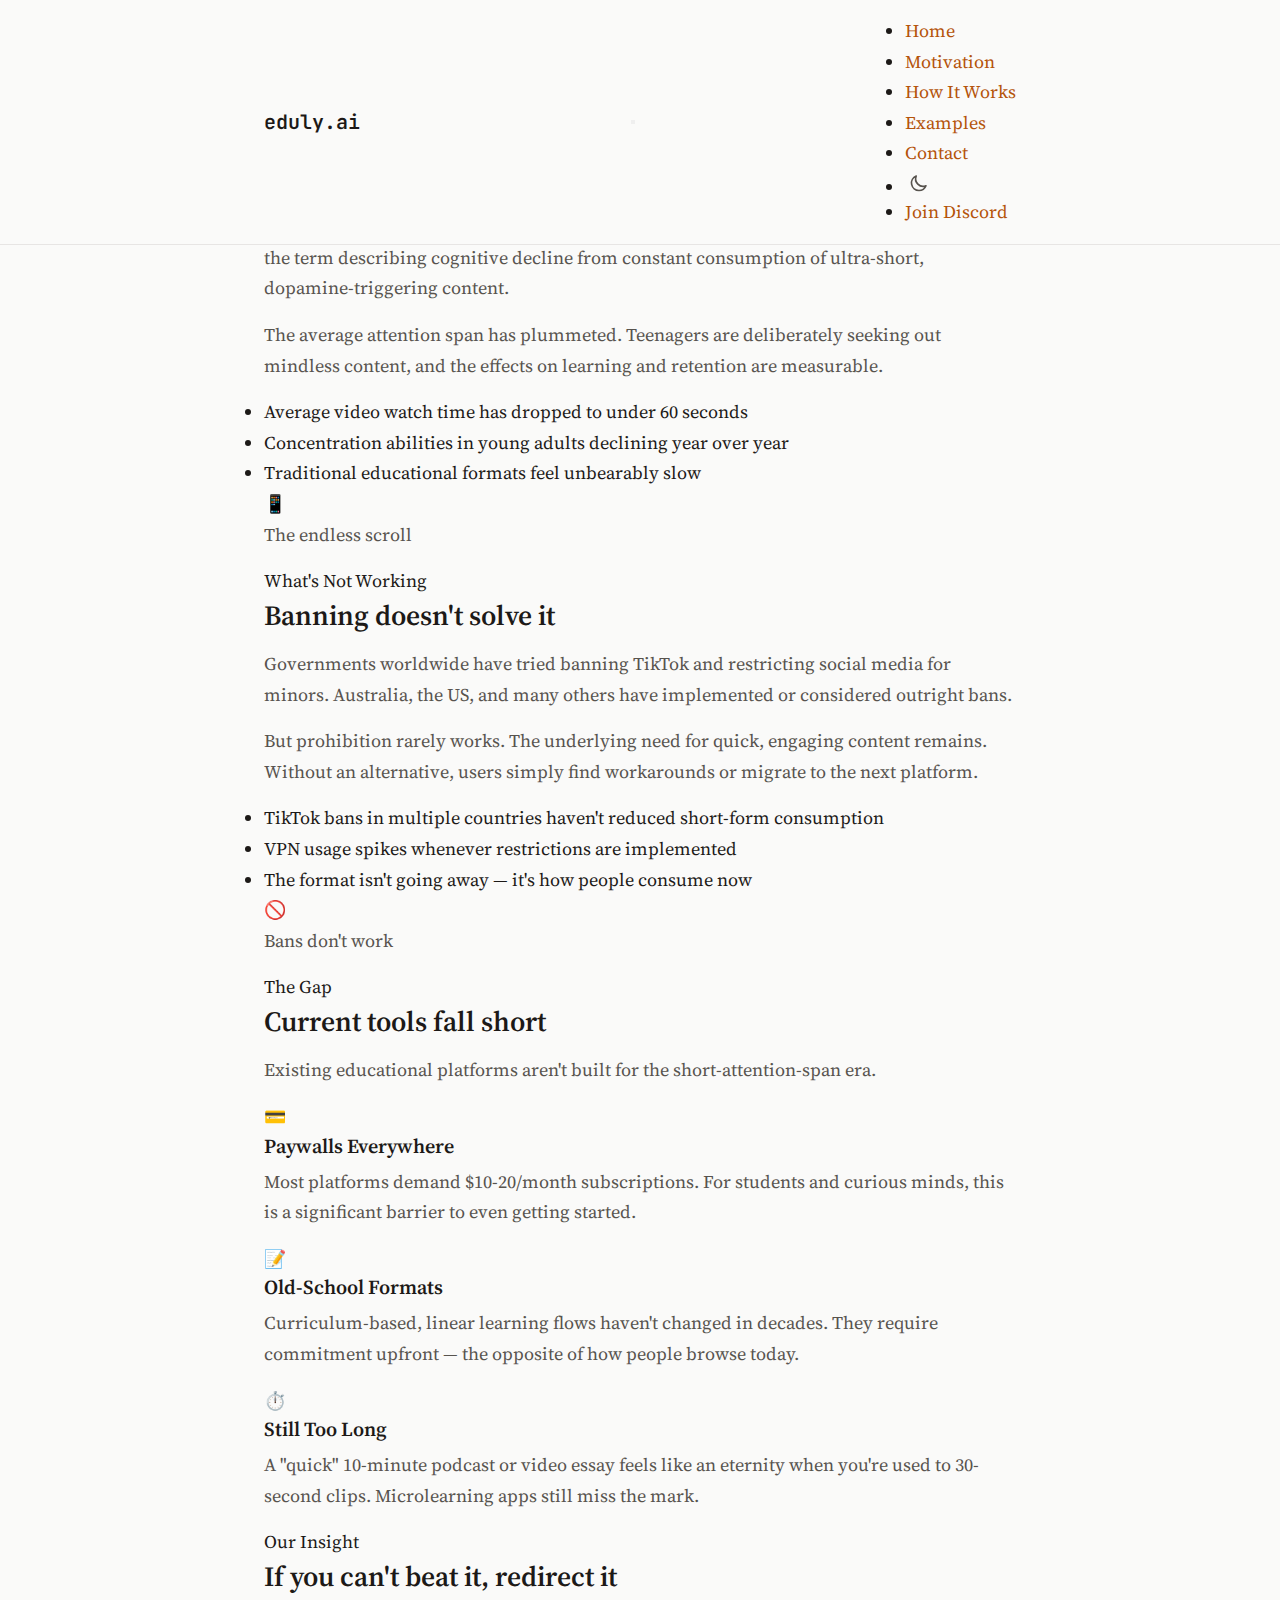
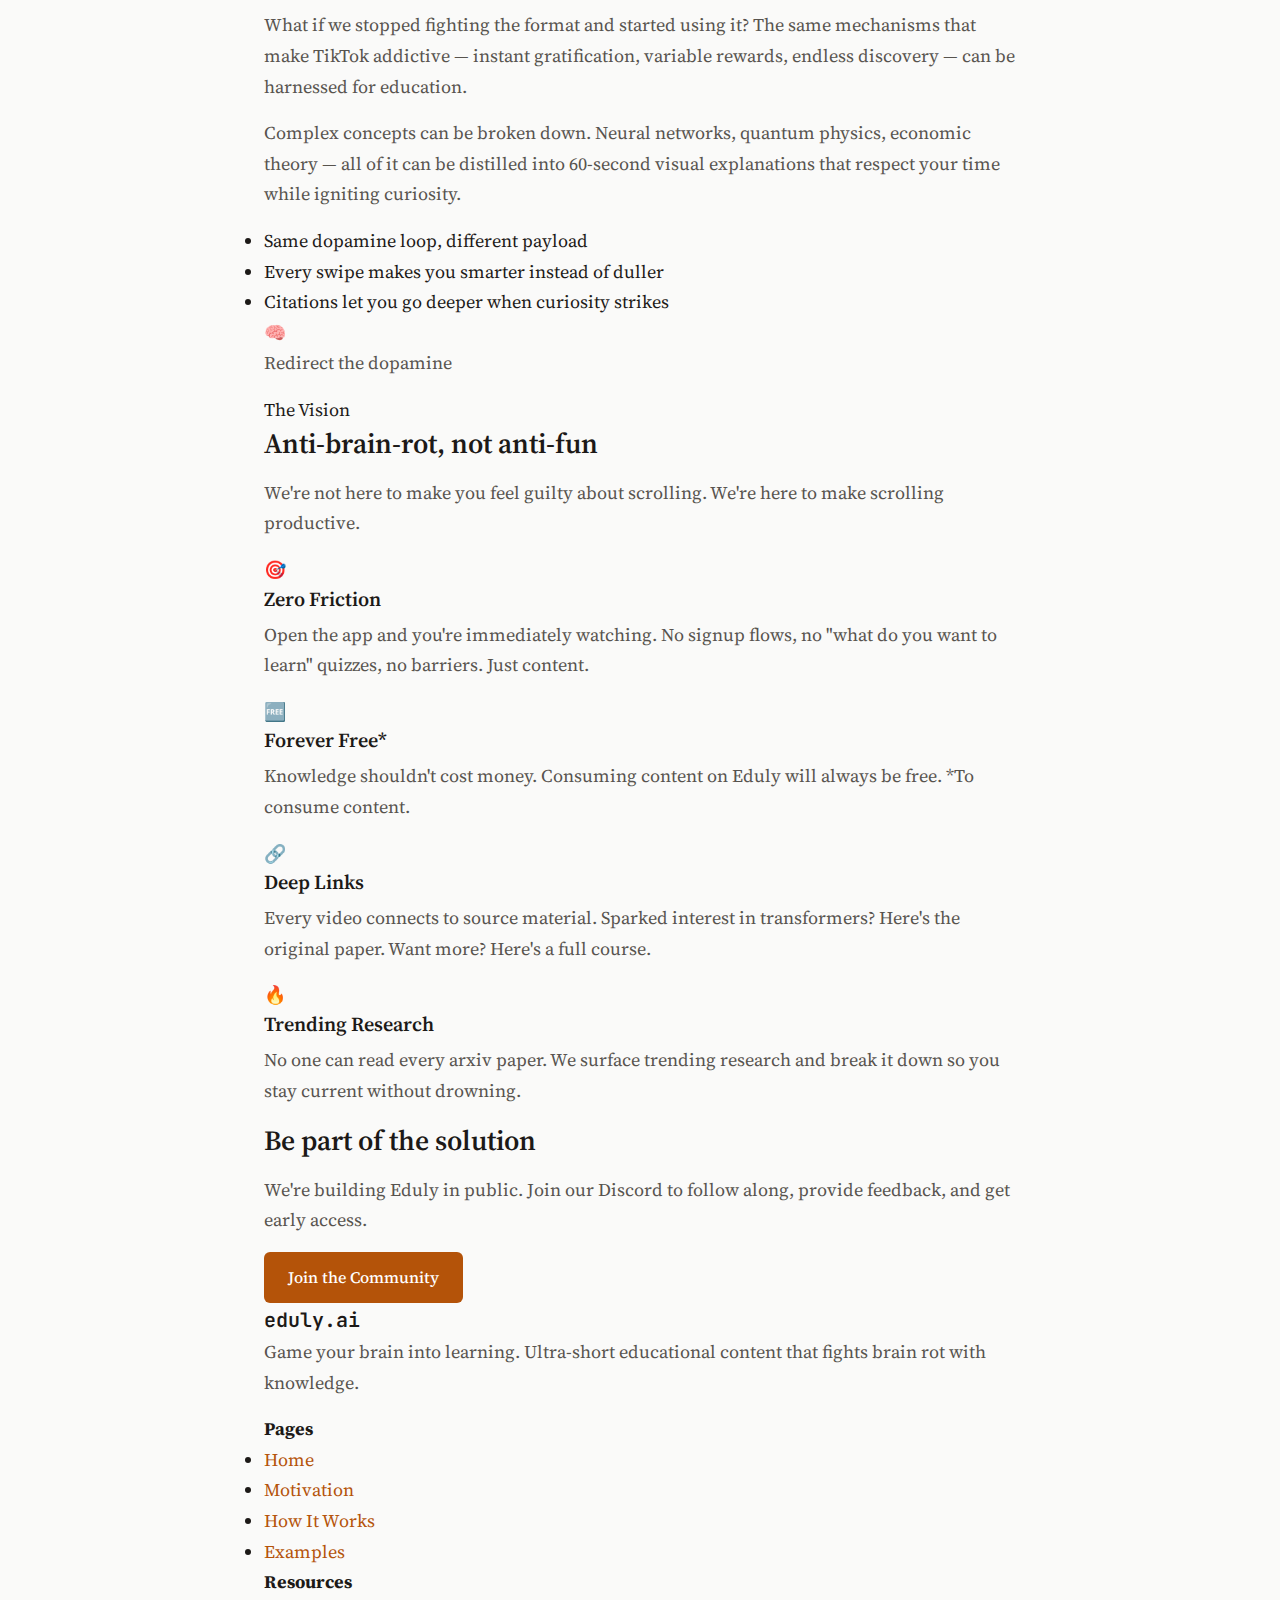
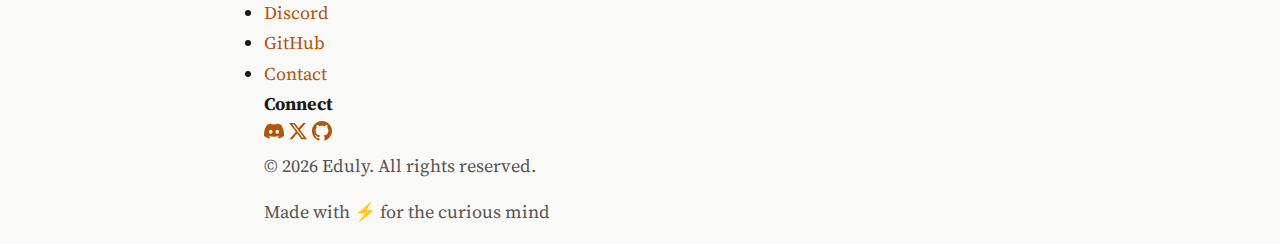
<file: motivation.html>
<!DOCTYPE html>
<html lang="en">
<head>
  <meta charset="UTF-8">
  <meta name="viewport" content="width=device-width, initial-scale=1.0">
  <meta name="description" content="Why Eduly exists - The brain rot crisis and how we're fighting back with ultra-short educational content.">
  <title>Motivation - Eduly</title>
  <link rel="icon" type="image/svg+xml" href="assets/favicon.svg">
  <link rel="stylesheet" href="css/styles.css">
</head>
<body>
  <!-- Navigation -->
  <nav class="nav">
    <div class="nav-container">
      <a href="index.html" class="nav-logo">
        eduly<span>.ai</span>
      </a>
      
      <button class="nav-toggle" aria-label="Toggle menu">
        <span></span>
        <span></span>
        <span></span>
      </button>
      
      <div class="nav-menu">
        <ul class="nav-links">
          <li><a href="index.html" class="nav-link">Home</a></li>
          <li><a href="motivation.html" class="nav-link active">Motivation</a></li>
          <li><a href="technical.html" class="nav-link">How It Works</a></li>
          <li><a href="examples.html" class="nav-link">Examples</a></li>
          <li><a href="contact.html" class="nav-link">Contact</a></li>
          <li>
            <button class="theme-toggle" aria-label="Toggle theme">
              <svg class="sun-icon" xmlns="http://www.w3.org/2000/svg" fill="none" viewBox="0 0 24 24" stroke="currentColor">
                <path stroke-linecap="round" stroke-linejoin="round" stroke-width="2" d="M12 3v1m0 16v1m9-9h-1M4 12H3m15.364 6.364l-.707-.707M6.343 6.343l-.707-.707m12.728 0l-.707.707M6.343 17.657l-.707.707M16 12a4 4 0 11-8 0 4 4 0 018 0z" />
              </svg>
              <svg class="moon-icon" xmlns="http://www.w3.org/2000/svg" fill="none" viewBox="0 0 24 24" stroke="currentColor">
                <path stroke-linecap="round" stroke-linejoin="round" stroke-width="2" d="M20.354 15.354A9 9 0 018.646 3.646 9.003 9.003 0 0012 21a9.003 9.003 0 008.354-5.646z" />
              </svg>
            </button>
          </li>
          <li><a href="https://discord.gg/eduly" class="nav-cta" target="_blank" rel="noopener">Join Discord</a></li>
        </ul>
      </div>
    </div>
  </nav>

  <!-- Page Header -->
  <header class="page-header">
    <div class="container">
      <div class="page-header-content fade-in">
        <h1 class="page-title">Why Eduly?</h1>
        <p class="page-subtitle">
          Understanding the problem we're solving and our mission to transform how knowledge is consumed.
        </p>
      </div>
    </div>
  </header>

  <!-- The Problem -->
  <section class="content-section">
    <div class="container">
      <div class="content-grid">
        <div class="content-text fade-in">
          <span class="section-label">The Crisis</span>
          <h2>Brain rot is real</h2>
          <p>
            Since the rise of TikTok, YouTube Shorts, and Instagram Reels, "brain rot" has emerged as the term describing cognitive decline from constant consumption of ultra-short, dopamine-triggering content.
          </p>
          <p>
            The average attention span has plummeted. Teenagers are deliberately seeking out mindless content, and the effects on learning and retention are measurable.
          </p>
          <ul>
            <li>Average video watch time has dropped to under 60 seconds</li>
            <li>Concentration abilities in young adults declining year over year</li>
            <li>Traditional educational formats feel unbearably slow</li>
          </ul>
        </div>
        <div class="content-image fade-in">
          <div class="content-image-placeholder">
            <span>📱</span>
            <p>The endless scroll</p>
          </div>
        </div>
      </div>
    </div>
  </section>

  <!-- The Failed Solutions -->
  <section class="content-section" style="background: var(--bg-secondary);">
    <div class="container">
      <div class="content-grid reverse">
        <div class="content-text fade-in">
          <span class="section-label">What's Not Working</span>
          <h2>Banning doesn't solve it</h2>
          <p>
            Governments worldwide have tried banning TikTok and restricting social media for minors. Australia, the US, and many others have implemented or considered outright bans.
          </p>
          <p>
            But prohibition rarely works. The underlying need for quick, engaging content remains. Without an alternative, users simply find workarounds or migrate to the next platform.
          </p>
          <ul>
            <li>TikTok bans in multiple countries haven't reduced short-form consumption</li>
            <li>VPN usage spikes whenever restrictions are implemented</li>
            <li>The format isn't going away — it's how people consume now</li>
          </ul>
        </div>
        <div class="content-image fade-in">
          <div class="content-image-placeholder">
            <span>🚫</span>
            <p>Bans don't work</p>
          </div>
        </div>
      </div>
    </div>
  </section>

  <!-- The Gap -->
  <section class="content-section">
    <div class="container">
      <div class="section-header fade-in">
        <span class="section-label">The Gap</span>
        <h2 class="section-title">Current tools fall short</h2>
        <p class="section-desc">
          Existing educational platforms aren't built for the short-attention-span era.
        </p>
      </div>
      
      <div class="grid-3 stagger-children">
        <div class="card">
          <div class="card-icon">💳</div>
          <h3 class="card-title">Paywalls Everywhere</h3>
          <p class="card-desc">
            Most platforms demand $10-20/month subscriptions. For students and curious minds, this is a significant barrier to even getting started.
          </p>
        </div>
        <div class="card">
          <div class="card-icon">📝</div>
          <h3 class="card-title">Old-School Formats</h3>
          <p class="card-desc">
            Curriculum-based, linear learning flows haven't changed in decades. They require commitment upfront — the opposite of how people browse today.
          </p>
        </div>
        <div class="card">
          <div class="card-icon">⏱️</div>
          <h3 class="card-title">Still Too Long</h3>
          <p class="card-desc">
            A "quick" 10-minute podcast or video essay feels like an eternity when you're used to 30-second clips. Microlearning apps still miss the mark.
          </p>
        </div>
      </div>
    </div>
  </section>

  <!-- Our Insight -->
  <section class="content-section" style="background: var(--bg-secondary);">
    <div class="container">
      <div class="content-grid">
        <div class="content-text fade-in">
          <span class="section-label">Our Insight</span>
          <h2>If you can't beat it, redirect it</h2>
          <p>
            What if we stopped fighting the format and started using it? The same mechanisms that make TikTok addictive — instant gratification, variable rewards, endless discovery — can be harnessed for education.
          </p>
          <p>
            Complex concepts can be broken down. Neural networks, quantum physics, economic theory — all of it can be distilled into 60-second visual explanations that respect your time while igniting curiosity.
          </p>
          <ul>
            <li>Same dopamine loop, different payload</li>
            <li>Every swipe makes you smarter instead of duller</li>
            <li>Citations let you go deeper when curiosity strikes</li>
          </ul>
        </div>
        <div class="content-image fade-in">
          <div class="content-image-placeholder">
            <span>🧠</span>
            <p>Redirect the dopamine</p>
          </div>
        </div>
      </div>
    </div>
  </section>

  <!-- The Vision -->
  <section class="content-section">
    <div class="container">
      <div class="section-header fade-in">
        <span class="section-label">The Vision</span>
        <h2 class="section-title">Anti-brain-rot, not anti-fun</h2>
        <p class="section-desc">
          We're not here to make you feel guilty about scrolling. We're here to make scrolling productive.
        </p>
      </div>
      
      <div class="grid-2 stagger-children">
        <div class="card">
          <div class="card-icon">🎯</div>
          <h3 class="card-title">Zero Friction</h3>
          <p class="card-desc">
            Open the app and you're immediately watching. No signup flows, no "what do you want to learn" quizzes, no barriers. Just content.
          </p>
        </div>
        <div class="card">
          <div class="card-icon">🆓</div>
          <h3 class="card-title">Forever Free*</h3>
          <p class="card-desc">
            Knowledge shouldn't cost money. Consuming content on Eduly will always be free. *To consume content.
          </p>
        </div>
        <div class="card">
          <div class="card-icon">🔗</div>
          <h3 class="card-title">Deep Links</h3>
          <p class="card-desc">
            Every video connects to source material. Sparked interest in transformers? Here's the original paper. Want more? Here's a full course.
          </p>
        </div>
        <div class="card">
          <div class="card-icon">🔥</div>
          <h3 class="card-title">Trending Research</h3>
          <p class="card-desc">
            No one can read every arxiv paper. We surface trending research and break it down so you stay current without drowning.
          </p>
        </div>
      </div>
    </div>
  </section>

  <!-- CTA Section -->
  <section class="cta-section">
    <div class="container">
      <div class="fade-in">
        <h2 class="cta-title">Be part of the solution</h2>
        <p class="cta-desc">
          We're building Eduly in public. Join our Discord to follow along, provide feedback, and get early access.
        </p>
        <a href="https://discord.gg/eduly" class="btn btn-primary" target="_blank" rel="noopener">
          Join the Community
        </a>
      </div>
    </div>
  </section>

  <!-- Footer -->
  <footer class="footer">
    <div class="container">
      <div class="footer-grid">
        <div class="footer-brand">
          <a href="index.html" class="nav-logo">
            eduly<span>.ai</span>
          </a>
          <p>Game your brain into learning. Ultra-short educational content that fights brain rot with knowledge.</p>
        </div>
        
        <div class="footer-col">
          <h4 class="footer-title">Pages</h4>
          <ul class="footer-links">
            <li><a href="index.html">Home</a></li>
            <li><a href="motivation.html">Motivation</a></li>
            <li><a href="technical.html">How It Works</a></li>
            <li><a href="examples.html">Examples</a></li>
          </ul>
        </div>
        
        <div class="footer-col">
          <h4 class="footer-title">Resources</h4>
          <ul class="footer-links">
            <li><a href="https://discord.gg/eduly" target="_blank" rel="noopener">Discord</a></li>
            <li><a href="https://github.com/eduly-ai/eduly" target="_blank" rel="noopener">GitHub</a></li>
            <li><a href="contact.html">Contact</a></li>
          </ul>
        </div>
        
        <div class="footer-col">
          <h4 class="footer-title">Connect</h4>
          <div class="footer-socials">
            <a href="https://discord.gg/eduly" target="_blank" rel="noopener" aria-label="Discord">
              <svg width="20" height="20" viewBox="0 0 24 24" fill="currentColor">
                <path d="M20.317 4.37a19.791 19.791 0 0 0-4.885-1.515.074.074 0 0 0-.079.037c-.21.375-.444.864-.608 1.25a18.27 18.27 0 0 0-5.487 0 12.64 12.64 0 0 0-.617-1.25.077.077 0 0 0-.079-.037A19.736 19.736 0 0 0 3.677 4.37a.07.07 0 0 0-.032.027C.533 9.046-.32 13.58.099 18.057a.082.082 0 0 0 .031.057 19.9 19.9 0 0 0 5.993 3.03.078.078 0 0 0 .084-.028 14.09 14.09 0 0 0 1.226-1.994.076.076 0 0 0-.041-.106 13.107 13.107 0 0 1-1.872-.892.077.077 0 0 1-.008-.128 10.2 10.2 0 0 0 .372-.292.074.074 0 0 1 .077-.01c3.928 1.793 8.18 1.793 12.062 0a.074.074 0 0 1 .078.01c.12.098.246.198.373.292a.077.077 0 0 1-.006.127 12.299 12.299 0 0 1-1.873.892.077.077 0 0 0-.041.107c.36.698.772 1.362 1.225 1.993a.076.076 0 0 0 .084.028 19.839 19.839 0 0 0 6.002-3.03.077.077 0 0 0 .032-.054c.5-5.177-.838-9.674-3.549-13.66a.061.061 0 0 0-.031-.03zM8.02 15.33c-1.183 0-2.157-1.085-2.157-2.419 0-1.333.956-2.419 2.157-2.419 1.21 0 2.176 1.096 2.157 2.42 0 1.333-.956 2.418-2.157 2.418zm7.975 0c-1.183 0-2.157-1.085-2.157-2.419 0-1.333.955-2.419 2.157-2.419 1.21 0 2.176 1.096 2.157 2.42 0 1.333-.946 2.418-2.157 2.418z"/>
              </svg>
            </a>
            <a href="https://twitter.com/edulyai" target="_blank" rel="noopener" aria-label="Twitter">
              <svg width="20" height="20" viewBox="0 0 24 24" fill="currentColor">
                <path d="M18.244 2.25h3.308l-7.227 8.26 8.502 11.24H16.17l-5.214-6.817L4.99 21.75H1.68l7.73-8.835L1.254 2.25H8.08l4.713 6.231zm-1.161 17.52h1.833L7.084 4.126H5.117z"/>
              </svg>
            </a>
            <a href="https://github.com/eduly-ai/eduly" target="_blank" rel="noopener" aria-label="GitHub">
              <svg width="20" height="20" viewBox="0 0 24 24" fill="currentColor">
                <path d="M12 0c-6.626 0-12 5.373-12 12 0 5.302 3.438 9.8 8.207 11.387.599.111.793-.261.793-.577v-2.234c-3.338.726-4.033-1.416-4.033-1.416-.546-1.387-1.333-1.756-1.333-1.756-1.089-.745.083-.729.083-.729 1.205.084 1.839 1.237 1.839 1.237 1.07 1.834 2.807 1.304 3.492.997.107-.775.418-1.305.762-1.604-2.665-.305-5.467-1.334-5.467-5.931 0-1.311.469-2.381 1.236-3.221-.124-.303-.535-1.524.117-3.176 0 0 1.008-.322 3.301 1.23.957-.266 1.983-.399 3.003-.404 1.02.005 2.047.138 3.006.404 2.291-1.552 3.297-1.23 3.297-1.23.653 1.653.242 2.874.118 3.176.77.84 1.235 1.911 1.235 3.221 0 4.609-2.807 5.624-5.479 5.921.43.372.823 1.102.823 2.222v3.293c0 .319.192.694.801.576 4.765-1.589 8.199-6.086 8.199-11.386 0-6.627-5.373-12-12-12z"/>
              </svg>
            </a>
          </div>
        </div>
      </div>
      
      <div class="footer-bottom">
        <p>&copy; 2026 Eduly. All rights reserved.</p>
        <p>Made with ⚡ for the curious mind</p>
      </div>
    </div>
  </footer>

  <script src="js/main.js"></script>
</body>
</html>
</file>
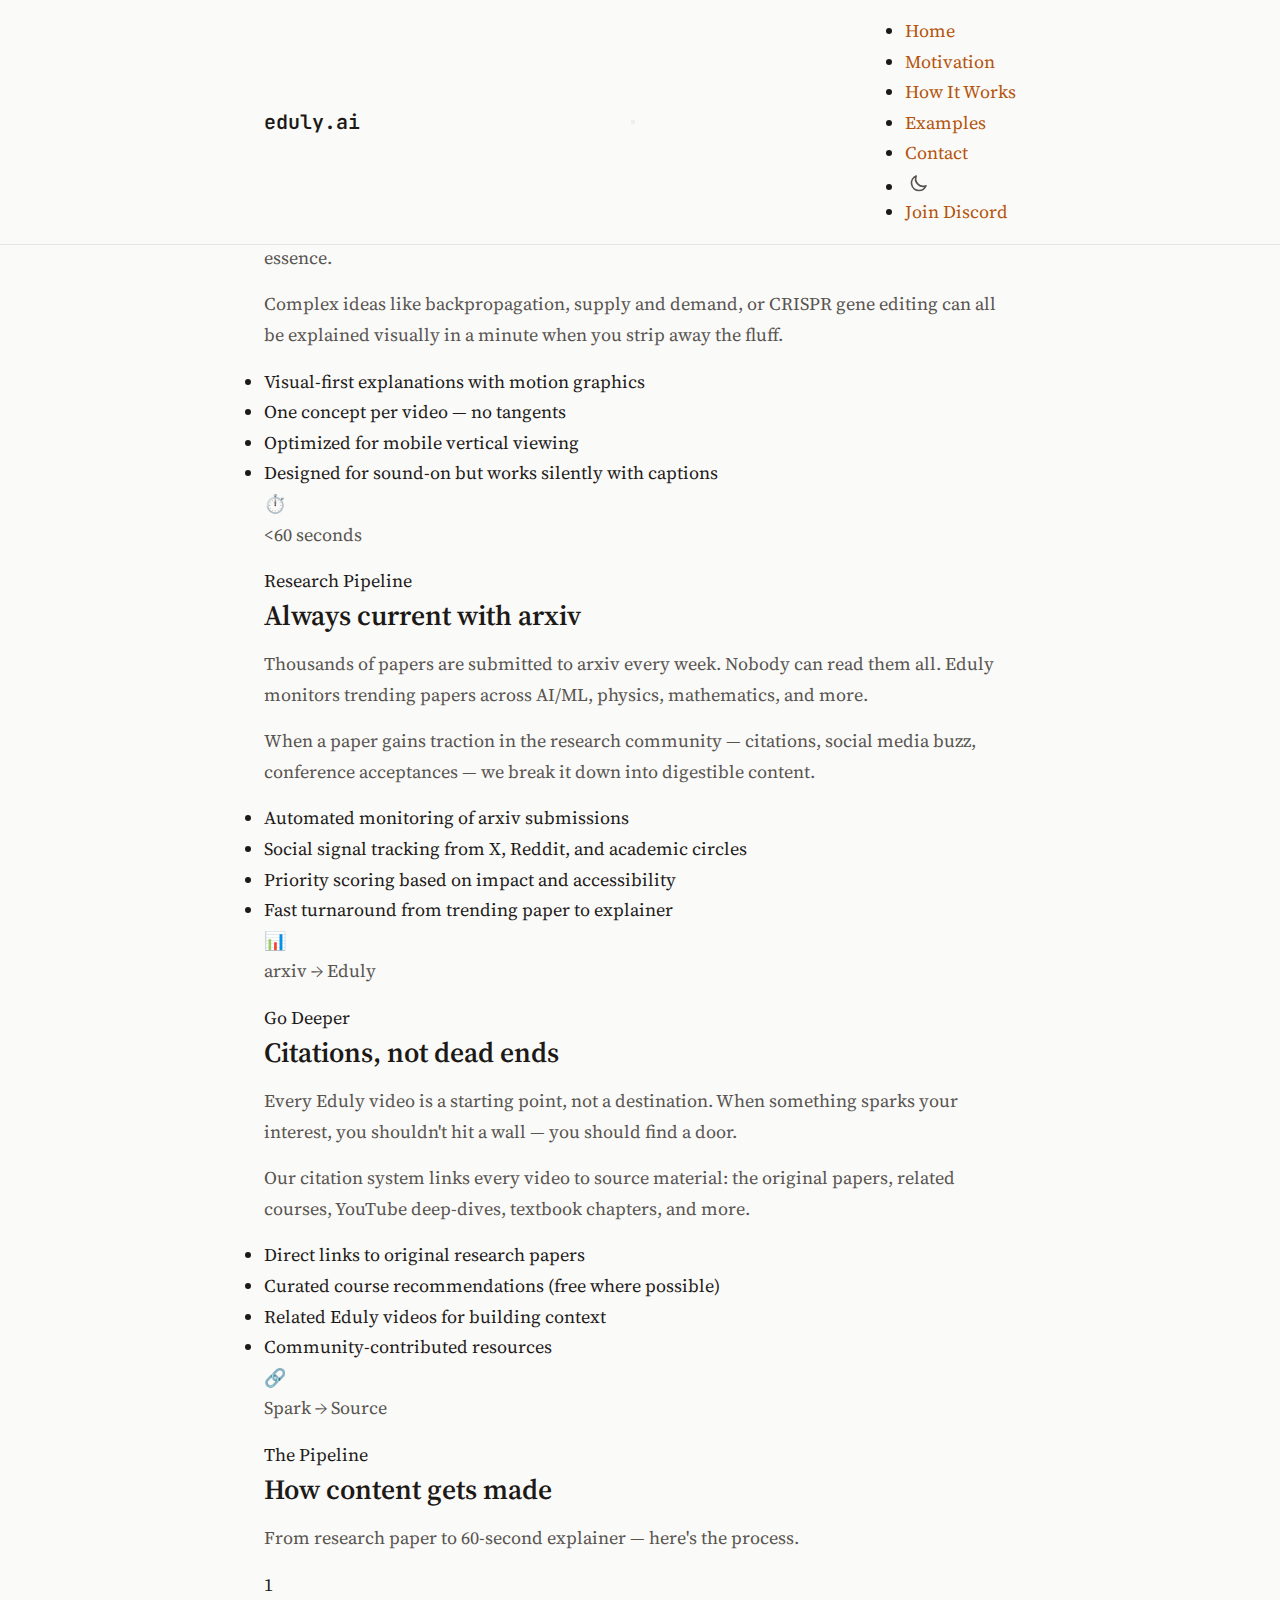
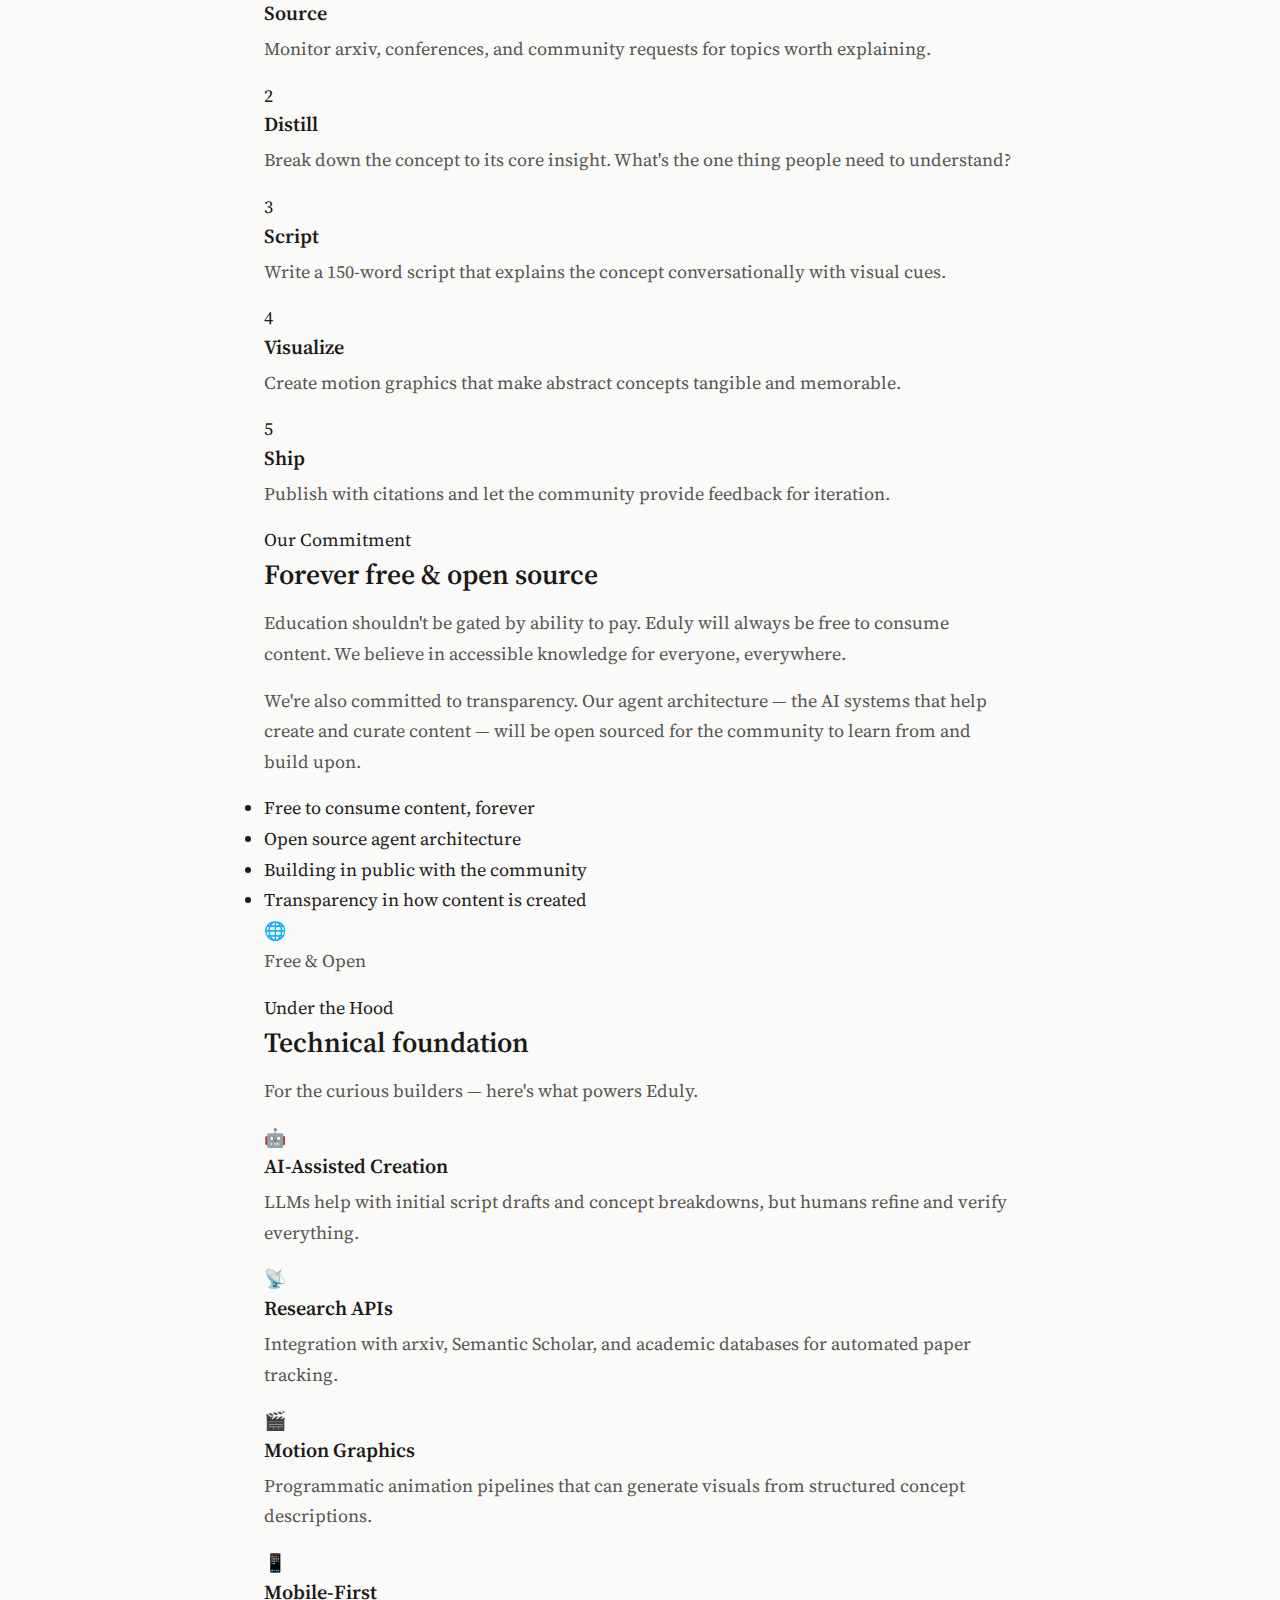
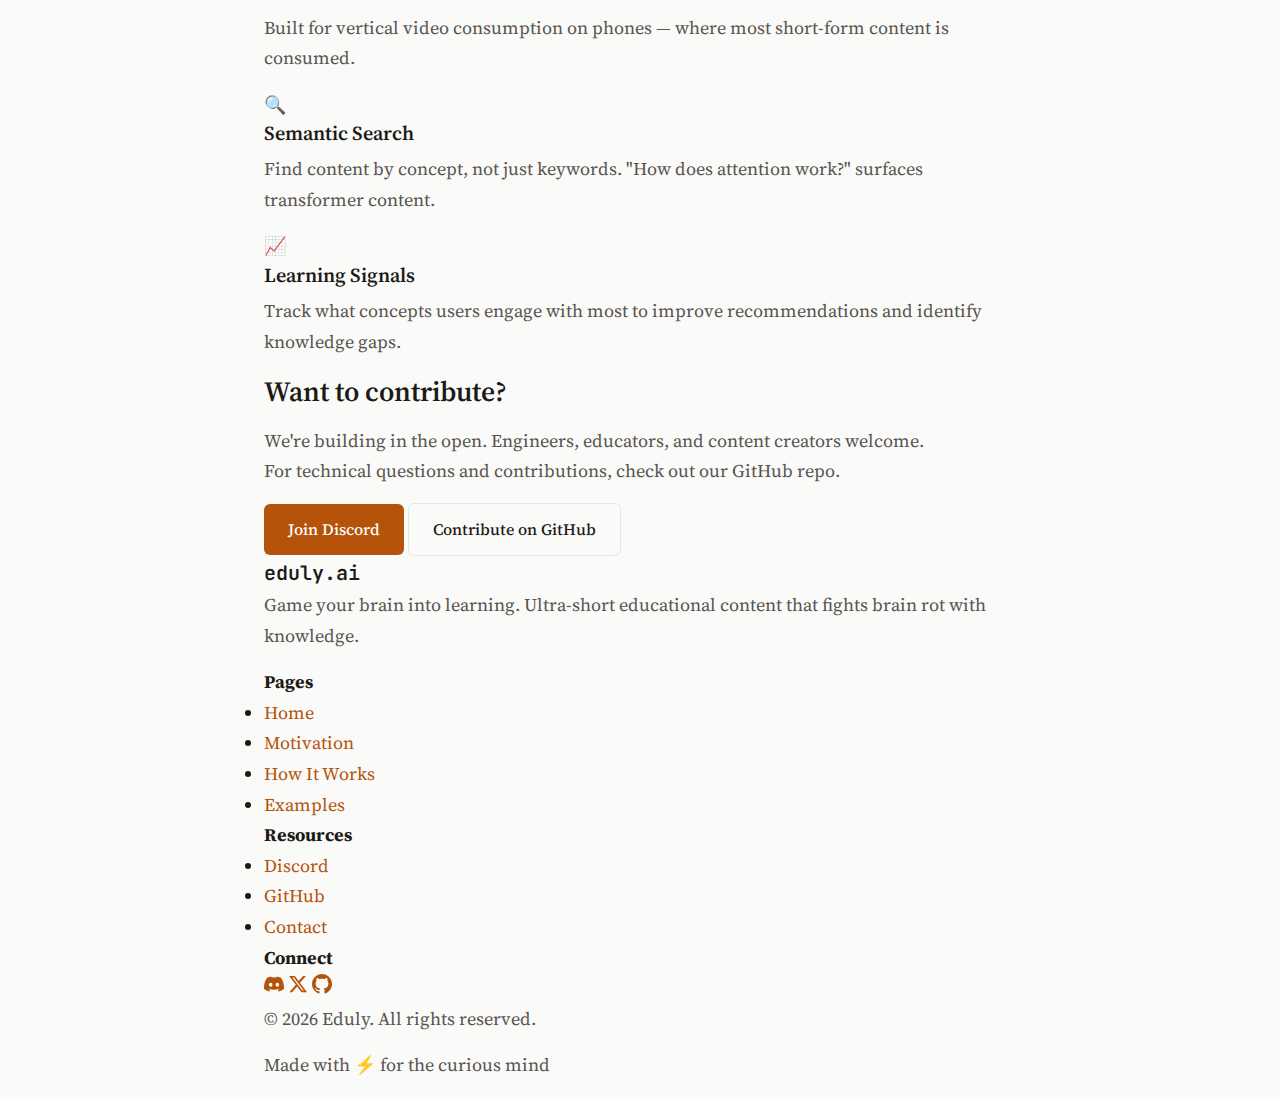
<file: technical.html>
<!DOCTYPE html>
<html lang="en">
<head>
  <meta charset="UTF-8">
  <meta name="viewport" content="width=device-width, initial-scale=1.0">
  <meta name="description" content="How Eduly works - Ultra-short format, arxiv monitoring, citation system, and our no-paywall model.">
  <title>How It Works - Eduly</title>
  <link rel="icon" type="image/svg+xml" href="assets/favicon.svg">
  <link rel="stylesheet" href="css/styles.css">
</head>
<body>
  <!-- Navigation -->
  <nav class="nav">
    <div class="nav-container">
      <a href="index.html" class="nav-logo">
        eduly<span>.ai</span>
      </a>
      
      <button class="nav-toggle" aria-label="Toggle menu">
        <span></span>
        <span></span>
        <span></span>
      </button>
      
      <div class="nav-menu">
        <ul class="nav-links">
          <li><a href="index.html" class="nav-link">Home</a></li>
          <li><a href="motivation.html" class="nav-link">Motivation</a></li>
          <li><a href="technical.html" class="nav-link active">How It Works</a></li>
          <li><a href="examples.html" class="nav-link">Examples</a></li>
          <li><a href="contact.html" class="nav-link">Contact</a></li>
          <li>
            <button class="theme-toggle" aria-label="Toggle theme">
              <svg class="sun-icon" xmlns="http://www.w3.org/2000/svg" fill="none" viewBox="0 0 24 24" stroke="currentColor">
                <path stroke-linecap="round" stroke-linejoin="round" stroke-width="2" d="M12 3v1m0 16v1m9-9h-1M4 12H3m15.364 6.364l-.707-.707M6.343 6.343l-.707-.707m12.728 0l-.707.707M6.343 17.657l-.707.707M16 12a4 4 0 11-8 0 4 4 0 018 0z" />
              </svg>
              <svg class="moon-icon" xmlns="http://www.w3.org/2000/svg" fill="none" viewBox="0 0 24 24" stroke="currentColor">
                <path stroke-linecap="round" stroke-linejoin="round" stroke-width="2" d="M20.354 15.354A9 9 0 018.646 3.646 9.003 9.003 0 0012 21a9.003 9.003 0 008.354-5.646z" />
              </svg>
            </button>
          </li>
          <li><a href="https://discord.gg/eduly" class="nav-cta" target="_blank" rel="noopener">Join Discord</a></li>
        </ul>
      </div>
    </div>
  </nav>

  <!-- Page Header -->
  <header class="page-header">
    <div class="container">
      <div class="page-header-content fade-in">
        <h1 class="page-title">How It Works</h1>
        <p class="page-subtitle">
          The technical approach behind making complex knowledge digestible in under 60 seconds.
        </p>
      </div>
    </div>
  </header>

  <!-- The Format -->
  <section class="content-section">
    <div class="container">
      <div class="content-grid">
        <div class="content-text fade-in">
          <span class="section-label">The Format</span>
          <h2>Ultra-short by design</h2>
          <p>
            Every piece of content on Eduly is constrained to under 60 seconds. This isn't a limitation — it's the core feature. Constraints breed creativity and force us to distill concepts to their essence.
          </p>
          <p>
            Complex ideas like backpropagation, supply and demand, or CRISPR gene editing can all be explained visually in a minute when you strip away the fluff.
          </p>
          <ul>
            <li>Visual-first explanations with motion graphics</li>
            <li>One concept per video — no tangents</li>
            <li>Optimized for mobile vertical viewing</li>
            <li>Designed for sound-on but works silently with captions</li>
          </ul>
        </div>
        <div class="content-image fade-in">
          <div class="content-image-placeholder">
            <span>⏱️</span>
            <p>&lt;60 seconds</p>
          </div>
        </div>
      </div>
    </div>
  </section>

  <!-- Research Monitoring -->
  <section class="content-section" style="background: var(--bg-secondary);">
    <div class="container">
      <div class="content-grid reverse">
        <div class="content-text fade-in">
          <span class="section-label">Research Pipeline</span>
          <h2>Always current with arxiv</h2>
          <p>
            Thousands of papers are submitted to arxiv every week. Nobody can read them all. Eduly monitors trending papers across AI/ML, physics, mathematics, and more.
          </p>
          <p>
            When a paper gains traction in the research community — citations, social media buzz, conference acceptances — we break it down into digestible content.
          </p>
          <ul>
            <li>Automated monitoring of arxiv submissions</li>
            <li>Social signal tracking from X, Reddit, and academic circles</li>
            <li>Priority scoring based on impact and accessibility</li>
            <li>Fast turnaround from trending paper to explainer</li>
          </ul>
        </div>
        <div class="content-image fade-in">
          <div class="content-image-placeholder">
            <span>📊</span>
            <p>arxiv → Eduly</p>
          </div>
        </div>
      </div>
    </div>
  </section>

  <!-- Citation System -->
  <section class="content-section">
    <div class="container">
      <div class="content-grid">
        <div class="content-text fade-in">
          <span class="section-label">Go Deeper</span>
          <h2>Citations, not dead ends</h2>
          <p>
            Every Eduly video is a starting point, not a destination. When something sparks your interest, you shouldn't hit a wall — you should find a door.
          </p>
          <p>
            Our citation system links every video to source material: the original papers, related courses, YouTube deep-dives, textbook chapters, and more.
          </p>
          <ul>
            <li>Direct links to original research papers</li>
            <li>Curated course recommendations (free where possible)</li>
            <li>Related Eduly videos for building context</li>
            <li>Community-contributed resources</li>
          </ul>
        </div>
        <div class="content-image fade-in">
          <div class="content-image-placeholder">
            <span>🔗</span>
            <p>Spark → Source</p>
          </div>
        </div>
      </div>
    </div>
  </section>

  <!-- Content Pipeline -->
  <section class="content-section" style="background: var(--bg-secondary);">
    <div class="container">
      <div class="section-header fade-in">
        <span class="section-label">The Pipeline</span>
        <h2 class="section-title">How content gets made</h2>
        <p class="section-desc">
          From research paper to 60-second explainer — here's the process.
        </p>
      </div>
      
      <div class="steps stagger-children">
        <div class="step">
          <div class="step-number">1</div>
          <h3 class="step-title">Source</h3>
          <p>Monitor arxiv, conferences, and community requests for topics worth explaining.</p>
        </div>
        <div class="step">
          <div class="step-number">2</div>
          <h3 class="step-title">Distill</h3>
          <p>Break down the concept to its core insight. What's the one thing people need to understand?</p>
        </div>
        <div class="step">
          <div class="step-number">3</div>
          <h3 class="step-title">Script</h3>
          <p>Write a 150-word script that explains the concept conversationally with visual cues.</p>
        </div>
        <div class="step">
          <div class="step-number">4</div>
          <h3 class="step-title">Visualize</h3>
          <p>Create motion graphics that make abstract concepts tangible and memorable.</p>
        </div>
        <div class="step">
          <div class="step-number">5</div>
          <h3 class="step-title">Ship</h3>
          <p>Publish with citations and let the community provide feedback for iteration.</p>
        </div>
      </div>
    </div>
  </section>

  <!-- Free & Open Source -->
  <section class="content-section">
    <div class="container">
      <div class="content-grid">
        <div class="content-text fade-in">
          <span class="section-label">Our Commitment</span>
          <h2>Forever free & open source</h2>
          <p>
            Education shouldn't be gated by ability to pay. Eduly will always be free to consume content. We believe in accessible knowledge for everyone, everywhere.
          </p>
          <p>
            We're also committed to transparency. Our agent architecture — the AI systems that help create and curate content — will be open sourced for the community to learn from and build upon.
          </p>
          <ul>
            <li>Free to consume content, forever</li>
            <li>Open source agent architecture</li>
            <li>Building in public with the community</li>
            <li>Transparency in how content is created</li>
          </ul>
        </div>
        <div class="content-image fade-in">
          <div class="content-image-placeholder">
            <span>🌐</span>
            <p>Free & Open</p>
          </div>
        </div>
      </div>
    </div>
  </section>

  <!-- Tech Stack -->
  <section class="content-section" style="background: var(--bg-secondary);">
    <div class="container">
      <div class="section-header fade-in">
        <span class="section-label">Under the Hood</span>
        <h2 class="section-title">Technical foundation</h2>
        <p class="section-desc">
          For the curious builders — here's what powers Eduly.
        </p>
      </div>
      
      <div class="grid-3 stagger-children">
        <div class="card">
          <div class="card-icon">🤖</div>
          <h3 class="card-title">AI-Assisted Creation</h3>
          <p class="card-desc">
            LLMs help with initial script drafts and concept breakdowns, but humans refine and verify everything.
          </p>
        </div>
        <div class="card">
          <div class="card-icon">📡</div>
          <h3 class="card-title">Research APIs</h3>
          <p class="card-desc">
            Integration with arxiv, Semantic Scholar, and academic databases for automated paper tracking.
          </p>
        </div>
        <div class="card">
          <div class="card-icon">🎬</div>
          <h3 class="card-title">Motion Graphics</h3>
          <p class="card-desc">
            Programmatic animation pipelines that can generate visuals from structured concept descriptions.
          </p>
        </div>
        <div class="card">
          <div class="card-icon">📱</div>
          <h3 class="card-title">Mobile-First</h3>
          <p class="card-desc">
            Built for vertical video consumption on phones — where most short-form content is consumed.
          </p>
        </div>
        <div class="card">
          <div class="card-icon">🔍</div>
          <h3 class="card-title">Semantic Search</h3>
          <p class="card-desc">
            Find content by concept, not just keywords. "How does attention work?" surfaces transformer content.
          </p>
        </div>
        <div class="card">
          <div class="card-icon">📈</div>
          <h3 class="card-title">Learning Signals</h3>
          <p class="card-desc">
            Track what concepts users engage with most to improve recommendations and identify knowledge gaps.
          </p>
        </div>
      </div>
    </div>
  </section>

  <!-- CTA Section -->
  <section class="cta-section">
    <div class="container">
      <div class="fade-in">
        <h2 class="cta-title">Want to contribute?</h2>
        <p class="cta-desc">
          We're building in the open. Engineers, educators, and content creators welcome.<br>
          For technical questions and contributions, check out our GitHub repo.
        </p>
        <div class="hero-buttons" style="justify-content: center;">
          <a href="https://discord.gg/eduly" class="btn btn-primary" target="_blank" rel="noopener">
            Join Discord
          </a>
          <a href="https://github.com/eduly-ai/eduly" class="btn btn-secondary" target="_blank" rel="noopener">
            Contribute on GitHub
          </a>
        </div>
      </div>
    </div>
  </section>

  <!-- Footer -->
  <footer class="footer">
    <div class="container">
      <div class="footer-grid">
        <div class="footer-brand">
          <a href="index.html" class="nav-logo">
            eduly<span>.ai</span>
          </a>
          <p>Game your brain into learning. Ultra-short educational content that fights brain rot with knowledge.</p>
        </div>
        
        <div class="footer-col">
          <h4 class="footer-title">Pages</h4>
          <ul class="footer-links">
            <li><a href="index.html">Home</a></li>
            <li><a href="motivation.html">Motivation</a></li>
            <li><a href="technical.html">How It Works</a></li>
            <li><a href="examples.html">Examples</a></li>
          </ul>
        </div>
        
        <div class="footer-col">
          <h4 class="footer-title">Resources</h4>
          <ul class="footer-links">
            <li><a href="https://discord.gg/eduly" target="_blank" rel="noopener">Discord</a></li>
            <li><a href="https://github.com/eduly-ai/eduly" target="_blank" rel="noopener">GitHub</a></li>
            <li><a href="contact.html">Contact</a></li>
          </ul>
        </div>
        
        <div class="footer-col">
          <h4 class="footer-title">Connect</h4>
          <div class="footer-socials">
            <a href="https://discord.gg/eduly" target="_blank" rel="noopener" aria-label="Discord">
              <svg width="20" height="20" viewBox="0 0 24 24" fill="currentColor">
                <path d="M20.317 4.37a19.791 19.791 0 0 0-4.885-1.515.074.074 0 0 0-.079.037c-.21.375-.444.864-.608 1.25a18.27 18.27 0 0 0-5.487 0 12.64 12.64 0 0 0-.617-1.25.077.077 0 0 0-.079-.037A19.736 19.736 0 0 0 3.677 4.37a.07.07 0 0 0-.032.027C.533 9.046-.32 13.58.099 18.057a.082.082 0 0 0 .031.057 19.9 19.9 0 0 0 5.993 3.03.078.078 0 0 0 .084-.028 14.09 14.09 0 0 0 1.226-1.994.076.076 0 0 0-.041-.106 13.107 13.107 0 0 1-1.872-.892.077.077 0 0 1-.008-.128 10.2 10.2 0 0 0 .372-.292.074.074 0 0 1 .077-.01c3.928 1.793 8.18 1.793 12.062 0a.074.074 0 0 1 .078.01c.12.098.246.198.373.292a.077.077 0 0 1-.006.127 12.299 12.299 0 0 1-1.873.892.077.077 0 0 0-.041.107c.36.698.772 1.362 1.225 1.993a.076.076 0 0 0 .084.028 19.839 19.839 0 0 0 6.002-3.03.077.077 0 0 0 .032-.054c.5-5.177-.838-9.674-3.549-13.66a.061.061 0 0 0-.031-.03zM8.02 15.33c-1.183 0-2.157-1.085-2.157-2.419 0-1.333.956-2.419 2.157-2.419 1.21 0 2.176 1.096 2.157 2.42 0 1.333-.956 2.418-2.157 2.418zm7.975 0c-1.183 0-2.157-1.085-2.157-2.419 0-1.333.955-2.419 2.157-2.419 1.21 0 2.176 1.096 2.157 2.42 0 1.333-.946 2.418-2.157 2.418z"/>
              </svg>
            </a>
            <a href="https://twitter.com/edulyai" target="_blank" rel="noopener" aria-label="Twitter">
              <svg width="20" height="20" viewBox="0 0 24 24" fill="currentColor">
                <path d="M18.244 2.25h3.308l-7.227 8.26 8.502 11.24H16.17l-5.214-6.817L4.99 21.75H1.68l7.73-8.835L1.254 2.25H8.08l4.713 6.231zm-1.161 17.52h1.833L7.084 4.126H5.117z"/>
              </svg>
            </a>
            <a href="https://github.com/eduly-ai/eduly" target="_blank" rel="noopener" aria-label="GitHub">
              <svg width="20" height="20" viewBox="0 0 24 24" fill="currentColor">
                <path d="M12 0c-6.626 0-12 5.373-12 12 0 5.302 3.438 9.8 8.207 11.387.599.111.793-.261.793-.577v-2.234c-3.338.726-4.033-1.416-4.033-1.416-.546-1.387-1.333-1.756-1.333-1.756-1.089-.745.083-.729.083-.729 1.205.084 1.839 1.237 1.839 1.237 1.07 1.834 2.807 1.304 3.492.997.107-.775.418-1.305.762-1.604-2.665-.305-5.467-1.334-5.467-5.931 0-1.311.469-2.381 1.236-3.221-.124-.303-.535-1.524.117-3.176 0 0 1.008-.322 3.301 1.23.957-.266 1.983-.399 3.003-.404 1.02.005 2.047.138 3.006.404 2.291-1.552 3.297-1.23 3.297-1.23.653 1.653.242 2.874.118 3.176.77.84 1.235 1.911 1.235 3.221 0 4.609-2.807 5.624-5.479 5.921.43.372.823 1.102.823 2.222v3.293c0 .319.192.694.801.576 4.765-1.589 8.199-6.086 8.199-11.386 0-6.627-5.373-12-12-12z"/>
              </svg>
            </a>
          </div>
        </div>
      </div>
      
      <div class="footer-bottom">
        <p>&copy; 2026 Eduly. All rights reserved.</p>
        <p>Made with ⚡ for the curious mind</p>
      </div>
    </div>
  </footer>

  <script src="js/main.js"></script>
</body>
</html>
</file>
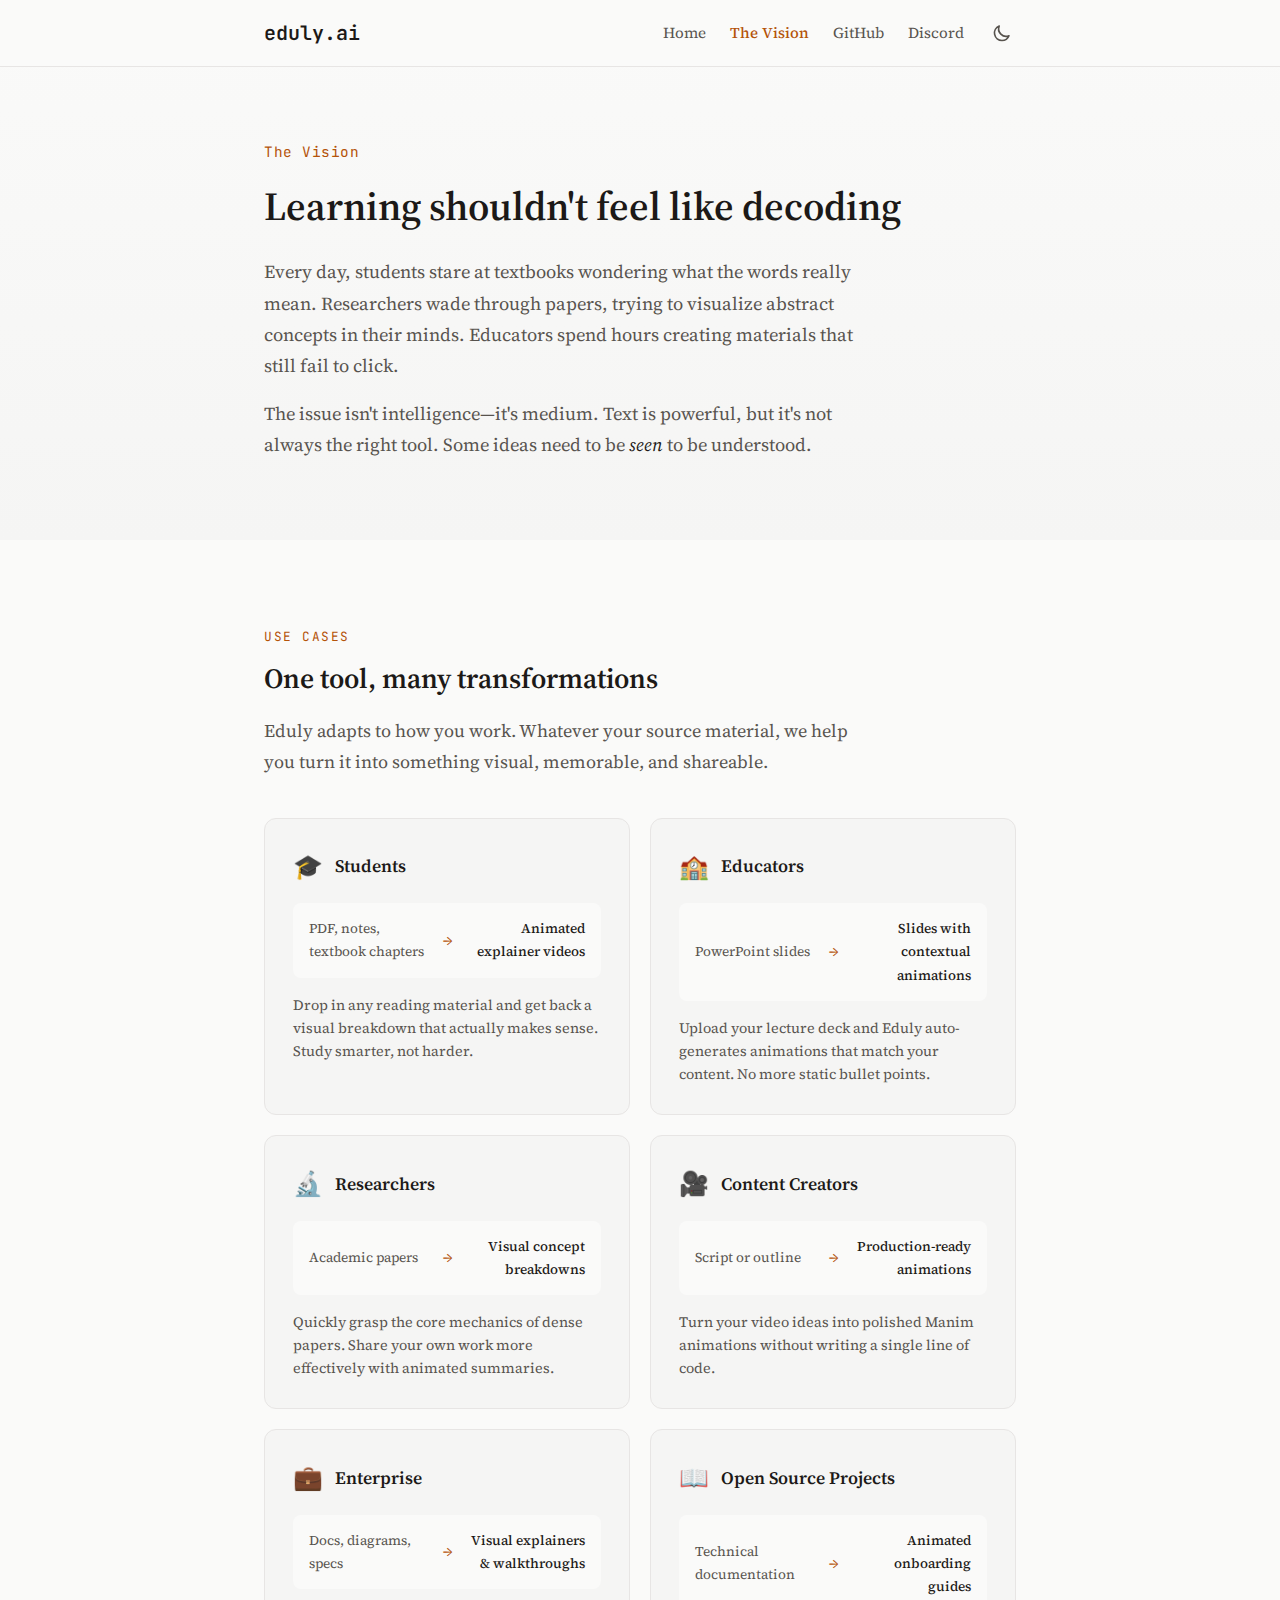
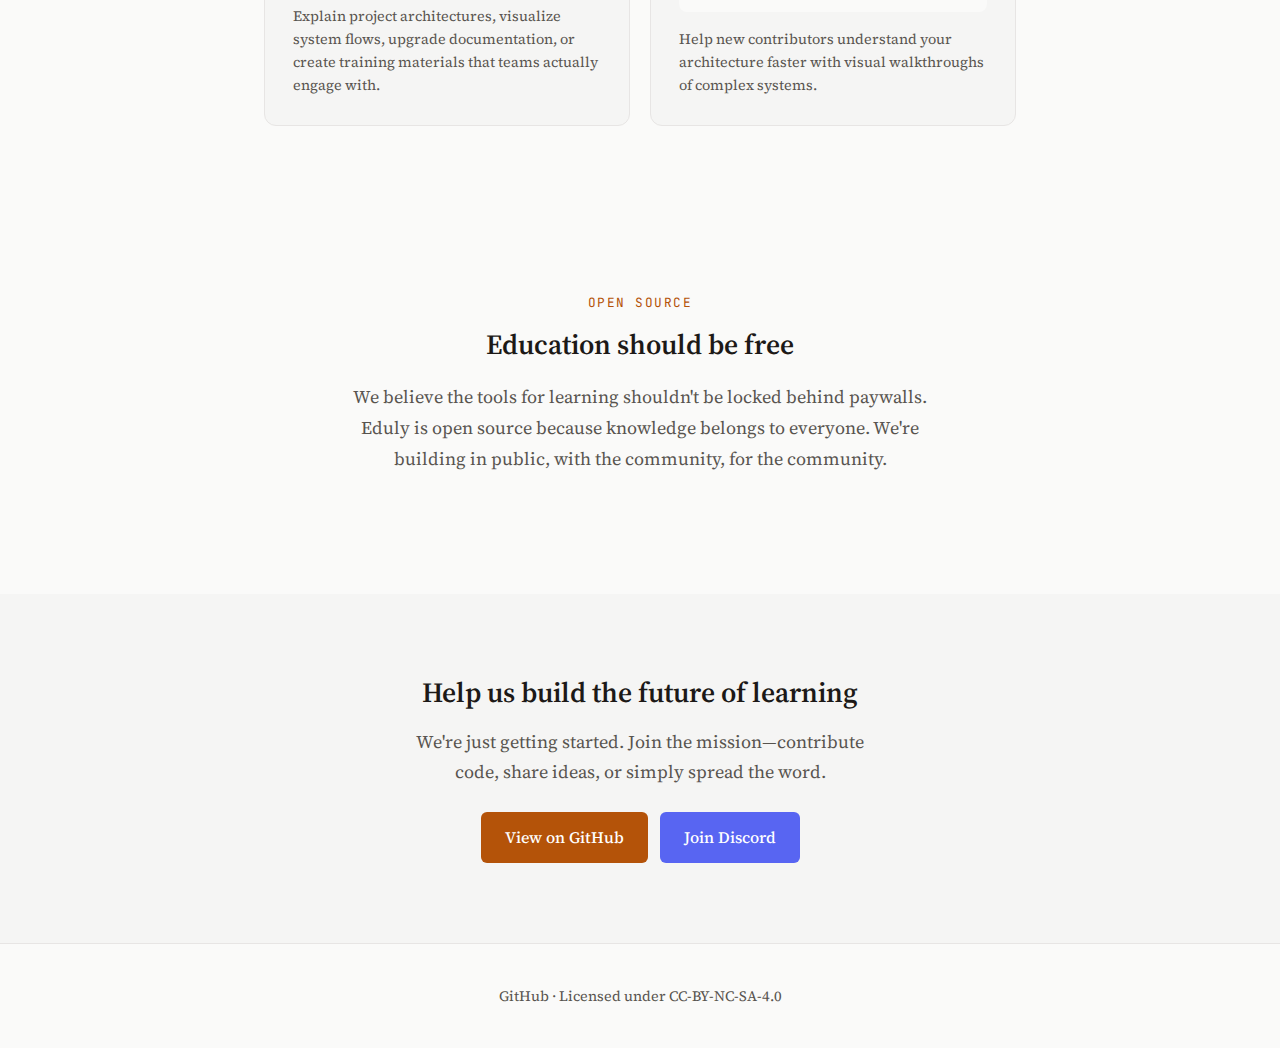
<file: vision.html>
<!DOCTYPE html>
<html lang="en">
<head>
  <meta charset="UTF-8">
  <meta name="viewport" content="width=device-width, initial-scale=1.0">
  <meta name="description" content="The Vision of Eduly - Democratizing visual learning for everyone through AI-powered animation.">
  <meta property="og:title" content="The Vision - Eduly">
  <meta property="og:description" content="Our mission to transform dense knowledge into beautiful, understandable animations.">
  <meta property="og:type" content="website">
  <meta property="og:url" content="https://landing.eduly.ai/vision.html">
  <title>The Vision - eduly.ai</title>
  <link rel="icon" type="image/svg+xml" href="assets/favicon.svg">
  <link rel="stylesheet" href="css/styles.css">
</head>
<body>
  <!-- Navigation -->
  <nav class="nav">
    <div class="nav-container">
      <a href="index.html" class="nav-logo">
        eduly.ai
      </a>
      <div class="nav-links-simple">
        <a href="https://landing.eduly.ai">Home</a>
        <a href="vision.html" class="active-link">The Vision</a>
        <a href="https://github.com/eduly-ai/eduly" target="_blank" rel="noopener">GitHub</a>
        <a href="https://discord.gg/C5qT4JmSgZ" target="_blank" rel="noopener">Discord</a>
        <button class="theme-toggle" aria-label="Toggle theme">
          <svg class="sun-icon" xmlns="http://www.w3.org/2000/svg" fill="none" viewBox="0 0 24 24" stroke="currentColor">
            <path stroke-linecap="round" stroke-linejoin="round" stroke-width="2" d="M12 3v1m0 16v1m9-9h-1M4 12H3m15.364 6.364l-.707-.707M6.343 6.343l-.707-.707m12.728 0l-.707.707M6.343 17.657l-.707.707M16 12a4 4 0 11-8 0 4 4 0 018 0z" />
          </svg>
          <svg class="moon-icon" xmlns="http://www.w3.org/2000/svg" fill="none" viewBox="0 0 24 24" stroke="currentColor">
            <path stroke-linecap="round" stroke-linejoin="round" stroke-width="2" d="M20.354 15.354A9 9 0 018.646 3.646 9.003 9.003 0 0012 21a9.003 9.003 0 008.354-5.646z" />
          </svg>
        </button>
      </div>
    </div>
  </nav>

  <!-- Hero -->
  <section class="vision-hero">
    <div class="container">
      <p class="tagline">The Vision</p>
      <h1>Learning shouldn't feel like decoding</h1>
      <p class="vision-hero-desc">
        Every day, students stare at textbooks wondering what the words really mean. 
        Researchers wade through papers, trying to visualize abstract concepts in their minds. 
        Educators spend hours creating materials that still fail to click.
      </p>
      <p class="vision-hero-desc">
        The issue isn't intelligence—it's medium. Text is powerful, but it's not 
        always the right tool. Some ideas need to be <em>seen</em> to be understood.
      </p>
    </div>
  </section>

  <!-- Use Cases -->
  <section class="section">
    <div class="container">
      <div class="vision-block">
        <span class="vision-block-label">Use Cases</span>
        <h2>One tool, many transformations</h2>
        <p>
          Eduly adapts to how you work. Whatever your source material, 
          we help you turn it into something visual, memorable, and shareable.
        </p>
      </div>
      
      <div class="usecase-grid">
        <!-- Students -->
        <div class="usecase-card">
          <div class="usecase-header">
            <span class="usecase-icon">🎓</span>
            <h3>Students</h3>
          </div>
          <div class="usecase-transform">
            <span class="usecase-from">PDF, notes, textbook chapters</span>
            <span class="usecase-arrow">→</span>
            <span class="usecase-to">Animated explainer videos</span>
          </div>
          <p>Drop in any reading material and get back a visual breakdown that actually makes sense. Study smarter, not harder.</p>
        </div>

        <!-- Educators -->
        <div class="usecase-card">
          <div class="usecase-header">
            <span class="usecase-icon">🏫</span>
            <h3>Educators</h3>
          </div>
          <div class="usecase-transform">
            <span class="usecase-from">PowerPoint slides</span>
            <span class="usecase-arrow">→</span>
            <span class="usecase-to">Slides with contextual animations</span>
          </div>
          <p>Upload your lecture deck and Eduly auto-generates animations that match your content. No more static bullet points.</p>
        </div>

        <!-- Researchers -->
        <div class="usecase-card">
          <div class="usecase-header">
            <span class="usecase-icon">🔬</span>
            <h3>Researchers</h3>
          </div>
          <div class="usecase-transform">
            <span class="usecase-from">Academic papers</span>
            <span class="usecase-arrow">→</span>
            <span class="usecase-to">Visual concept breakdowns</span>
          </div>
          <p>Quickly grasp the core mechanics of dense papers. Share your own work more effectively with animated summaries.</p>
        </div>

        <!-- Content Creators -->
        <div class="usecase-card">
          <div class="usecase-header">
            <span class="usecase-icon">🎥</span>
            <h3>Content Creators</h3>
          </div>
          <div class="usecase-transform">
            <span class="usecase-from">Script or outline</span>
            <span class="usecase-arrow">→</span>
            <span class="usecase-to">Production-ready animations</span>
          </div>
          <p>Turn your video ideas into polished Manim animations without writing a single line of code.</p>
        </div>

        <!-- Enterprise -->
        <div class="usecase-card">
          <div class="usecase-header">
            <span class="usecase-icon">💼</span>
            <h3>Enterprise</h3>
          </div>
          <div class="usecase-transform">
            <span class="usecase-from">Docs, diagrams, specs</span>
            <span class="usecase-arrow">→</span>
            <span class="usecase-to">Visual explainers & walkthroughs</span>
          </div>
          <p>Explain project architectures, visualize system flows, upgrade documentation, or create training materials that teams actually engage with.</p>
        </div>

        <!-- OSS Maintainers -->
        <div class="usecase-card">
          <div class="usecase-header">
            <span class="usecase-icon">📖</span>
            <h3>Open Source Projects</h3>
          </div>
          <div class="usecase-transform">
            <span class="usecase-from">Technical documentation</span>
            <span class="usecase-arrow">→</span>
            <span class="usecase-to">Animated onboarding guides</span>
          </div>
          <p>Help new contributors understand your architecture faster with visual walkthroughs of complex systems.</p>
        </div>
      </div>
    </div>
  </section>

  <!-- Open Source Philosophy -->
  <section class="section">
    <div class="container">
      <div class="vision-block center">
        <span class="vision-block-label">Open Source</span>
        <h2>Education should be free</h2>
        <p>
          We believe the tools for learning shouldn't be locked behind paywalls. 
          Eduly is open source because knowledge belongs to everyone. 
          We're building in public, with the community, for the community.
        </p>
      </div>
    </div>
  </section>

  <!-- CTA -->
  <section class="section section-alt">
    <div class="container center">
      <div class="vision-cta">
        <h2>Help us build the future of learning</h2>
        <p>
          We're just getting started. Join the mission—contribute code, share ideas, 
          or simply spread the word.
        </p>
        <div class="get-started-links">
          <a href="https://github.com/eduly-ai/eduly" class="btn btn-primary" target="_blank" rel="noopener">
            View on GitHub
          </a>
          <a href="https://discord.gg/C5qT4JmSgZ" class="btn btn-discord" target="_blank" rel="noopener">
            Join Discord
          </a>
        </div>
      </div>
    </div>
  </section>

  <!-- Footer -->
  <footer class="footer-simple">
    <div class="container">
      <p>
        <a href="https://github.com/eduly-ai/eduly" target="_blank" rel="noopener">GitHub</a>
        · Licensed under CC-BY-NC-SA-4.0
      </p>
    </div>
  </footer>

  <script src="js/main.js"></script>
</body>
</html>
</file>
<file: css/styles.css>
/* ============================================
   EDULY - Simple, Clean Styles
   ============================================ */

@import url('https://fonts.googleapis.com/css2?family=JetBrains+Mono:wght@400;500;600&family=Source+Serif+4:opsz,wght@8..60,400;8..60,600&display=swap');

:root {
  --bg: #fafaf9;
  --bg-alt: #f5f5f4;
  --text: #1c1917;
  --text-muted: #57534e;
  --accent: #b45309;
  --accent-hover: #92400e;
  --vision: #b45309;
  --vision-hover: #92400e;
  --border: #e7e5e4;
  --code-bg: #292524;
  --code-text: #fafaf9;
  
  --font-body: 'Source Serif 4', Georgia, serif;
  --font-mono: 'JetBrains Mono', monospace;
  --max-width: 800px;
  --transition: 0.2s ease;
}

[data-theme="dark"] {
  --bg: #0c0a09;
  --bg-alt: #1c1917;
  --text: #fafaf9;
  --text-muted: #a8a29e;
  --accent: #fbbf24;
  --accent-hover: #f59e0b;
  --vision: #fbbf24;
  --vision-hover: #f59e0b;
  --border: #292524;
  --code-bg: #1c1917;
  --code-text: #fafaf9;
}

/* Reset */
*, *::before, *::after {
  margin: 0;
  padding: 0;
  box-sizing: border-box;
}

html {
  scroll-behavior: smooth;
}

body {
  font-family: var(--font-body);
  background: var(--bg);
  color: var(--text);
  line-height: 1.7;
  font-size: 18px;
  transition: background-color var(--transition), color var(--transition);
}

a {
  color: var(--accent);
  text-decoration: none;
  transition: color var(--transition);
}

a:hover {
  color: var(--accent-hover);
}

h1, h2, h3 {
  line-height: 1.3;
  font-weight: 600;
}

h1 { font-size: 2.5rem; }
h2 { font-size: 1.75rem; margin-bottom: 1rem; }
h3 { font-size: 1.25rem; margin-bottom: 0.5rem; }

p {
  margin-bottom: 1rem;
  color: var(--text-muted);
}

strong {
  color: var(--text);
  font-weight: 600;
}

.container {
  max-width: var(--max-width);
  margin: 0 auto;
  padding: 0 24px;
}

/* ============================================
   NAVIGATION
   ============================================ */
.nav {
  position: fixed;
  top: 0;
  left: 0;
  right: 0;
  z-index: 100;
  background: var(--bg);
  border-bottom: 1px solid var(--border);
  transition: background-color var(--transition);
}

.nav-container {
  display: flex;
  align-items: center;
  justify-content: space-between;
  max-width: var(--max-width);
  margin: 0 auto;
  padding: 16px 24px;
}

.nav-logo {
  font-family: var(--font-mono);
  font-size: 1.25rem;
  font-weight: 600;
  color: var(--text);
}

.nav-links-simple {
  display: flex;
  align-items: center;
  gap: 24px;
}

.nav-links-simple a {
  font-size: 0.95rem;
  color: var(--text-muted);
}

.nav-links-simple a.active-link {
  color: var(--accent);
  font-weight: 500;
}

.nav-links-simple a:hover {
  color: var(--text);
}

/* Theme Toggle */
.theme-toggle {
  background: none;
  border: none;
  cursor: pointer;
  padding: 4px;
  color: var(--text-muted);
  display: flex;
  transition: color var(--transition);
}

.theme-toggle:hover {
  color: var(--text);
}

.theme-toggle svg {
  width: 20px;
  height: 20px;
}

.theme-toggle .sun-icon { display: none; }
.theme-toggle .moon-icon { display: block; }
[data-theme="dark"] .theme-toggle .sun-icon { display: block; }
[data-theme="dark"] .theme-toggle .moon-icon { display: none; }

/* ============================================
   HERO
   ============================================ */
.hero-simple {
  padding: 140px 0 80px;
}

.tagline {
  font-family: var(--font-mono);
  font-size: 0.9rem;
  color: var(--accent);
  margin-bottom: 1rem;
  letter-spacing: 0.5px;
}

.hero-simple h1 {
  color: var(--text);
  margin-bottom: 1.5rem;
  max-width: 600px;
}

.hero-desc {
  font-size: 1.15rem;
  max-width: 580px;
  margin-bottom: 2rem;
}

.vision-quote {
  font-family: var(--font-body);
  font-size: 1.5rem;
  font-weight: 500;
  font-style: italic;
  color: var(--text);
  max-width: 700px;
  margin: 0 auto 2rem;
  line-height: 1.4;
  position: relative;
}

.vision-quote::before {
  content: "“";
  color: var(--accent);
  font-size: 3rem;
  position: absolute;
  top: -20px;
  left: -30px;
  opacity: 0.5;
}

.hero-links {
  display: flex;
  gap: 12px;
  margin-bottom: 2rem;
  flex-wrap: wrap;
}

.built-with {
  font-size: 0.9rem;
  color: var(--text-muted);
}

.built-with a {
  color: var(--text-muted);
  border-bottom: 1px solid var(--border);
}

.built-with a:hover {
  color: var(--accent);
  border-color: var(--accent);
}

/* ============================================
   BUTTONS
   ============================================ */
.btn {
  display: inline-block;
  padding: 12px 24px;
  border-radius: 6px;
  font-family: var(--font-body);
  font-size: 1rem;
  font-weight: 500;
  cursor: pointer;
  border: none;
  transition: all var(--transition);
}

.btn-primary {
  background: var(--accent);
  color: white;
}

[data-theme="dark"] .btn-primary {
  color: var(--bg);
}

.btn-primary:hover {
  background: var(--accent-hover);
  color: white;
}

[data-theme="dark"] .btn-primary:hover {
  color: var(--bg);
}

.btn-secondary {
  background: transparent;
  color: var(--text);
  border: 1px solid var(--border);
}

.btn-secondary:hover {
  border-color: var(--text-muted);
  color: var(--text);
}

.btn-vision {
  background: var(--vision);
  color: white;
}

[data-theme="dark"] .btn-vision {
  color: var(--bg);
}

.btn-vision:hover {
  background: var(--vision-hover);
  color: white;
}

[data-theme="dark"] .btn-vision:hover {
  color: var(--bg);
}

.btn-discord {
  background: #5865F2;
  color: white;
}

.btn-discord:hover {
  background: #4752C4;
  color: white;
}

/* ============================================
   SECTIONS
   ============================================ */
.section {
  padding: 80px 0;
}

.section-alt {
  background: var(--bg-alt);
}

.section h2 {
  color: var(--text);
}

.center {
  text-align: center;
}

/* ============================================
   PROBLEM GRID
   ============================================ */
.problem-grid {
  display: grid;
  grid-template-columns: repeat(3, 1fr);
  gap: 24px;
  margin-top: 2rem;
}

@media (max-width: 640px) {
  .problem-grid {
    grid-template-columns: 1fr;
  }
}

.problem-item {
  padding: 20px;
  background: var(--bg-alt);
  border-radius: 8px;
  border: 1px solid var(--border);
}

.section-alt .problem-item {
  background: var(--bg);
}

.problem-icon {
  font-size: 1.5rem;
  display: block;
  margin-bottom: 8px;
}

.problem-item strong {
  display: block;
  margin-bottom: 4px;
}

.problem-item p {
  font-size: 0.95rem;
  margin: 0;
}

/* ============================================
   PIPELINE
   ============================================ */
.pipeline {
  display: flex;
  align-items: flex-start;
  gap: 16px;
  margin-top: 2rem;
}

@media (max-width: 768px) {
  .pipeline {
    flex-direction: column;
  }
  
  .pipeline-arrow {
    transform: rotate(90deg);
    align-self: center;
  }
}

.pipeline-step {
  flex: 1;
  padding: 24px;
  background: var(--bg);
  border: 1px solid var(--border);
  border-radius: 8px;
}

.step-num {
  width: 32px;
  height: 32px;
  display: flex;
  align-items: center;
  justify-content: center;
  background: var(--accent);
  color: white;
  font-family: var(--font-mono);
  font-weight: 600;
  font-size: 0.9rem;
  border-radius: 50%;
  margin-bottom: 12px;
}

[data-theme="dark"] .step-num {
  color: var(--bg);
}

.pipeline-step h3 {
  color: var(--text);
}

.pipeline-step p {
  font-size: 0.95rem;
  margin: 0;
}

.pipeline-arrow {
  font-size: 1.5rem;
  color: var(--text-muted);
  padding-top: 40px;
  flex-shrink: 0;
}

/* ============================================
   CODE BLOCK
   ============================================ */
pre {
  background: var(--code-bg);
  color: var(--code-text);
  padding: 24px;
  border-radius: 8px;
  overflow-x: auto;
  font-family: var(--font-mono);
  font-size: 0.85rem;
  line-height: 1.6;
  margin: 1.5rem 0;
}

code {
  font-family: var(--font-mono);
}

.example-note {
  font-size: 0.95rem;
  margin-top: 1rem;
}

/* ============================================
   VIDEO CAROUSEL
   ============================================ */
.video-carousel-section {
  padding: 40px 0 60px;
  background: linear-gradient(to bottom, var(--bg) 0%, var(--bg-alt) 100%);
}

.video-carousel {
  position: relative;
}

.carousel-track {
  display: flex;
  gap: 32px;
  justify-content: center;
  align-items: flex-start;
}

.carousel-slide {
  flex: 0 0 auto;
  text-align: center;
  max-width: 280px;
}

.carousel-slide .demo-video-label {
  font-family: var(--font-mono);
  font-size: 0.8rem;
  color: var(--accent);
  margin-bottom: 0.75rem;
  letter-spacing: 0.3px;
}

.carousel-slide .demo-video {
  width: 100%;
  height: auto;
  max-height: 420px;
  object-fit: contain;
  border-radius: 12px;
  box-shadow: 0 12px 48px rgba(0, 0, 0, 0.18);
  border: 1px solid var(--border);
}

[data-theme="dark"] .carousel-slide .demo-video {
  box-shadow: 0 12px 48px rgba(0, 0, 0, 0.5);
}

.carousel-nav {
  display: none;
  justify-content: center;
  gap: 10px;
  margin-top: 1.5rem;
}

.carousel-btn {
  width: 10px;
  height: 10px;
  border-radius: 50%;
  border: none;
  background: var(--border);
  cursor: pointer;
  transition: all var(--transition);
}

.carousel-btn:hover {
  background: var(--text-muted);
}

.carousel-btn.active {
  background: var(--accent);
  transform: scale(1.2);
}

@media (max-width: 640px) {
  .video-carousel-section {
    padding: 24px 0 40px;
  }
  
  .carousel-track {
    flex-direction: column;
    align-items: center;
  }
  
  .carousel-slide {
    display: none;
    max-width: 100%;
  }
  
  .carousel-slide.active {
    display: block;
  }
  
  .carousel-slide .demo-video {
    max-height: 450px;
    max-width: 260px;
  }
  
  .carousel-nav {
    display: flex;
  }
}

/* ============================================
   DEMO VIDEO (Legacy wrapper)
   ============================================ */
.demo-video-wrapper {
  margin-top: 2.5rem;
  text-align: center;
}

.demo-video-label {
  font-family: var(--font-mono);
  font-size: 0.85rem;
  color: var(--accent);
  margin-bottom: 1rem;
  letter-spacing: 0.3px;
}

.demo-video {
  max-height: 500px;
  width: auto;
  border-radius: 12px;
  box-shadow: 0 8px 32px rgba(0, 0, 0, 0.15);
  border: 1px solid var(--border);
}

[data-theme="dark"] .demo-video {
  box-shadow: 0 8px 32px rgba(0, 0, 0, 0.4);
}

@media (max-width: 640px) {
  .demo-video {
    max-height: 400px;
    max-width: 100%;
  }
}

/* ============================================
   FUTURE GRID
   ============================================ */
.future-grid {
  display: grid;
  grid-template-columns: repeat(2, 1fr);
  gap: 20px;
  margin-top: 1.5rem;
}

@media (max-width: 640px) {
  .future-grid {
    grid-template-columns: 1fr;
  }
}

.future-item {
  padding: 20px;
  background: var(--bg);
  border: 1px solid var(--border);
  border-radius: 8px;
}

.future-item strong {
  display: block;
  margin-bottom: 4px;
}

.future-item p {
  font-size: 0.95rem;
  margin: 0;
}

/* ============================================
   GET STARTED
   ============================================ */
.get-started-links {
  display: flex;
  justify-content: center;
  gap: 12px;
  margin-top: 1.5rem;
  flex-wrap: wrap;
}

/* ============================================
   ACKNOWLEDGEMENTS
   ============================================ */
.acknowledgements-grid {
  display: grid;
  grid-template-columns: repeat(3, 1fr);
  gap: 20px;
  margin-top: 1.5rem;
}

@media (max-width: 768px) {
  .acknowledgements-grid {
    grid-template-columns: 1fr;
  }
}

.ack-item {
  display: block;
  padding: 24px 20px;
  background: var(--bg);
  border: 1px solid var(--border);
  border-radius: 8px;
  text-decoration: none;
  transition: all var(--transition);
}

.ack-item:hover {
  border-color: var(--accent);
  transform: translateY(-2px);
  box-shadow: 0 4px 12px rgba(0, 0, 0, 0.08);
}

[data-theme="dark"] .ack-item:hover {
  box-shadow: 0 4px 12px rgba(0, 0, 0, 0.3);
}

.ack-icon {
  font-size: 2rem;
  display: block;
  margin-bottom: 12px;
}

.ack-item strong {
  display: block;
  color: var(--text);
  margin-bottom: 8px;
  font-size: 1.1rem;
}

.ack-item p {
  font-size: 0.9rem;
  margin: 0;
  color: var(--text-muted);
}

/* ============================================
   FOOTER
   ============================================ */
.footer-simple {
  padding: 40px 0;
  border-top: 1px solid var(--border);
  text-align: center;
}

.footer-simple p {
  font-size: 0.9rem;
  margin: 0;
}

.footer-simple a {
  color: var(--text-muted);
}

.footer-simple a:hover {
  color: var(--accent);
}

/* ============================================
   VISION PAGE
   ============================================ */
.vision-hero {
  padding: 140px 0 80px;
  background: linear-gradient(180deg, var(--bg) 0%, var(--bg-alt) 100%);
}

.vision-hero h1 {
  color: var(--text);
  margin-bottom: 1.5rem;
  max-width: 650px;
}

.vision-hero-desc {
  font-size: 1.15rem;
  max-width: 600px;
  line-height: 1.7;
  margin-bottom: 1rem;
}

.vision-hero-desc:last-of-type {
  margin-bottom: 0;
}

.vision-hero-desc em {
  font-style: italic;
  color: var(--text);
}

.vision-block {
  max-width: 600px;
  margin-bottom: 2.5rem;
}

.vision-block.center {
  margin-left: auto;
  margin-right: auto;
  text-align: center;
}

.vision-block-label {
  display: inline-block;
  font-family: var(--font-mono);
  font-size: 0.8rem;
  color: var(--accent);
  text-transform: uppercase;
  letter-spacing: 1.5px;
  margin-bottom: 0.75rem;
}

.vision-block h2 {
  color: var(--text);
  margin-bottom: 1.25rem;
}

.vision-block p {
  margin-bottom: 1rem;
}

.vision-block em {
  font-style: italic;
  color: var(--text);
}

.vision-blockquote {
  font-family: var(--font-body);
  font-size: 1.5rem;
  font-weight: 500;
  font-style: italic;
  color: var(--text);
  line-height: 1.5;
  border-left: 3px solid var(--accent);
  padding-left: 1.5rem;
  margin: 0;
}

/* Vision Flow (pipeline replacement) */
.vision-flow {
  display: flex;
  align-items: center;
  gap: 0;
  margin-top: 2rem;
}

.vision-flow-item {
  flex: 1;
  display: flex;
  align-items: flex-start;
  gap: 1rem;
  padding: 1.5rem;
  background: var(--bg-alt);
  border-radius: 12px;
  border: 1px solid var(--border);
}

.section-alt .vision-flow-item {
  background: var(--bg);
}

.vision-flow-icon {
  font-size: 1.75rem;
  flex-shrink: 0;
}

.vision-flow-content {
  display: flex;
  flex-direction: column;
  gap: 0.25rem;
}

.vision-flow-content strong {
  font-size: 1rem;
  color: var(--text);
}

.vision-flow-content span {
  font-size: 0.9rem;
  color: var(--text-muted);
}

.vision-flow-connector {
  width: 40px;
  height: 2px;
  background: linear-gradient(90deg, var(--border) 0%, var(--accent) 50%, var(--border) 100%);
  flex-shrink: 0;
}

/* Audience Grid */
.audience-grid {
  display: grid;
  grid-template-columns: repeat(2, 1fr);
  gap: 1.5rem;
}

.audience-card {
  padding: 2rem 1.5rem;
  background: var(--bg);
  border-radius: 12px;
  border: 1px solid var(--border);
  transition: all var(--transition);
}

.audience-card:hover {
  border-color: var(--accent);
  transform: translateY(-2px);
}

.audience-icon {
  font-size: 2rem;
  margin-bottom: 1rem;
}

.audience-card h3 {
  color: var(--text);
  margin-bottom: 0.5rem;
}

.audience-card p {
  font-size: 0.95rem;
  margin: 0;
  line-height: 1.6;
}

/* Vision CTA */
.vision-cta h2 {
  color: var(--text);
  margin-bottom: 1rem;
}

.vision-cta p {
  max-width: 480px;
  margin: 0 auto 1.5rem;
}

/* Use Case Grid */
.usecase-grid {
  display: grid;
  grid-template-columns: repeat(2, 1fr);
  gap: 1.25rem;
}

.usecase-card {
  padding: 1.75rem;
  background: var(--bg-alt);
  border-radius: 12px;
  border: 1px solid var(--border);
  transition: all var(--transition);
}

.section-alt .usecase-card {
  background: var(--bg);
}

.usecase-card:hover {
  border-color: var(--accent);
  transform: translateY(-2px);
}

.usecase-header {
  display: flex;
  align-items: center;
  gap: 0.75rem;
  margin-bottom: 1rem;
}

.usecase-icon {
  font-size: 1.5rem;
}

.usecase-header h3 {
  color: var(--text);
  margin: 0;
  font-size: 1.1rem;
}

.usecase-transform {
  display: flex;
  align-items: center;
  gap: 0.75rem;
  padding: 0.875rem 1rem;
  background: var(--bg);
  border-radius: 8px;
  margin-bottom: 1rem;
  font-size: 0.85rem;
}

.section-alt .usecase-transform {
  background: var(--bg-alt);
}

.usecase-from {
  color: var(--text-muted);
  flex: 1;
}

.usecase-arrow {
  color: var(--accent);
  font-weight: 600;
  flex-shrink: 0;
}

.usecase-to {
  color: var(--text);
  font-weight: 500;
  flex: 1;
  text-align: right;
}

.usecase-card p {
  font-size: 0.9rem;
  margin: 0;
  line-height: 1.6;
}

/* ============================================
   RESPONSIVE
   ============================================ */
@media (max-width: 768px) {
  .vision-flow {
    flex-direction: column;
    gap: 0;
  }
  
  .vision-flow-connector {
    width: 2px;
    height: 24px;
    background: linear-gradient(180deg, var(--border) 0%, var(--accent) 50%, var(--border) 100%);
  }
  
  .audience-grid {
    grid-template-columns: 1fr;
  }
  
  .usecase-grid {
    grid-template-columns: 1fr;
  }
  
  .usecase-transform {
    flex-direction: column;
    text-align: center;
    gap: 0.5rem;
  }
  
  .usecase-from,
  .usecase-to {
    text-align: center;
  }
  
  .usecase-arrow {
    transform: rotate(90deg);
  }
}

@media (max-width: 640px) {
  body {
    font-size: 16px;
  }
  
  h1 {
    font-size: 2rem;
  }
  
  h2 {
    font-size: 1.5rem;
  }
  
  .hero-simple {
    padding: 120px 0 60px;
  }
  
  .vision-hero {
    padding: 120px 0 50px;
  }
  
  .vision-hero-desc {
    font-size: 1.1rem;
  }
  
  .vision-blockquote {
    font-size: 1.25rem;
  }
  
  .section {
    padding: 60px 0;
  }
  
  pre {
    font-size: 0.75rem;
    padding: 16px;
  }
}
</file>
